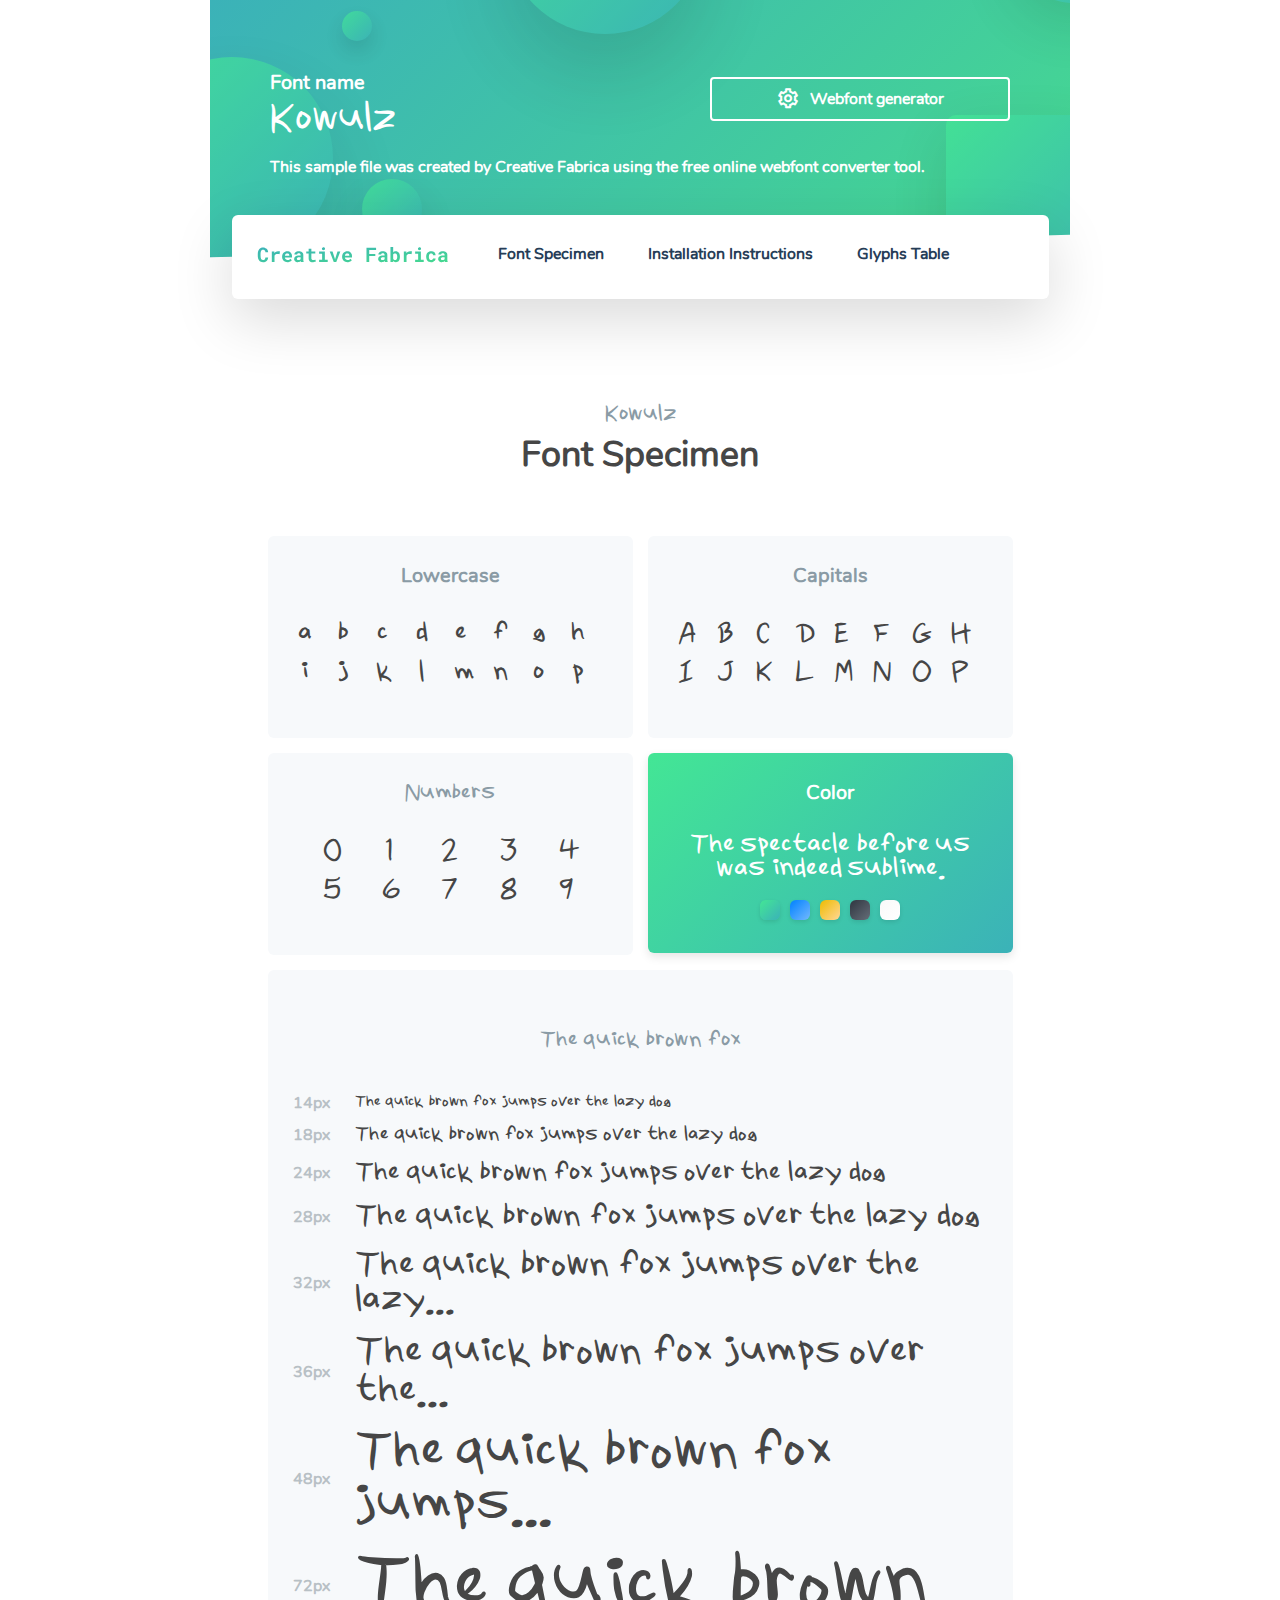
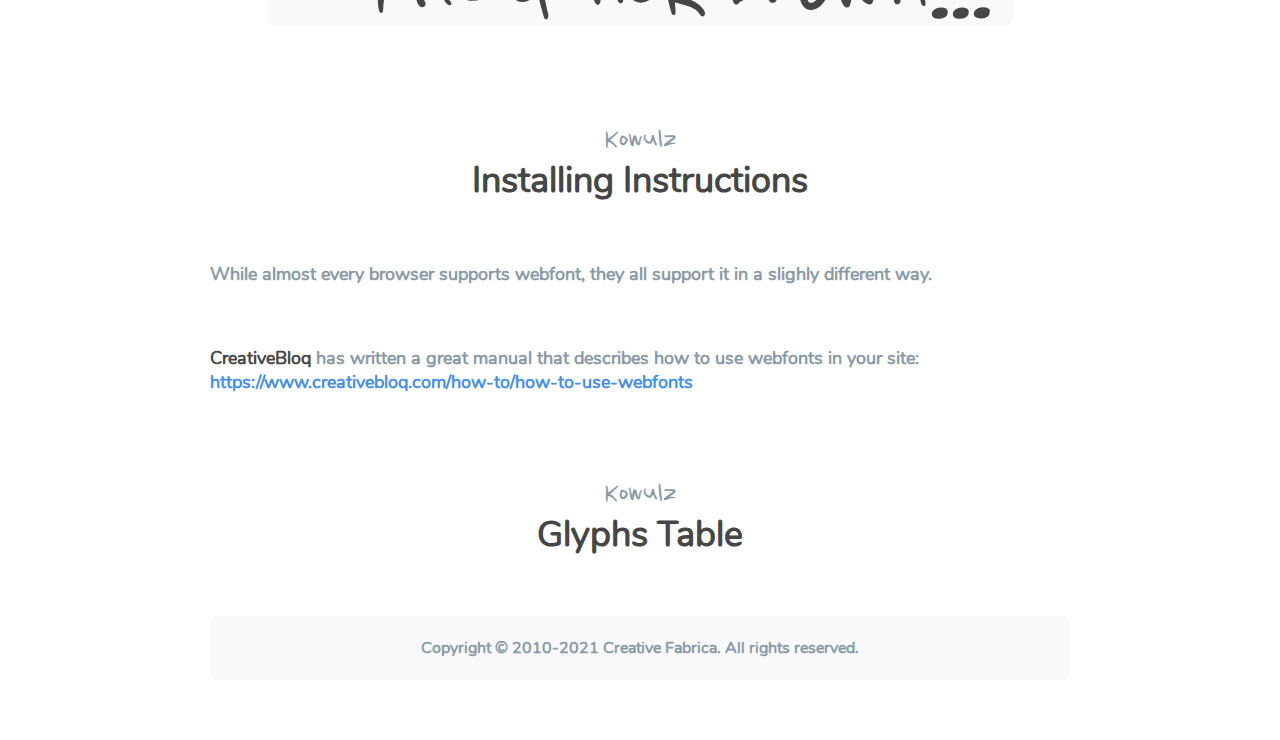
<file: boxicons/index.html>
<!DOCTYPE html>
<html lang="en">
<head>
    <meta charset="UTF-8">
    <meta http-equiv="X-UA-Compatible" content="ie=edge">
    <meta name="viewport" content="width=device-width">
    <title>Webfont Specimen Kowulz by Creative Fabrica</title>
    <link rel="stylesheet" href="Kowulz.css">
    <link rel="stylesheet" href="./specimen_files/css/boxicons.min.css">
    <link rel="stylesheet" href="./specimen_files/css/style.css">
    <link rel="icon" href="./specimen_files/images/favicon.png">
    <style>
        body {
            font-family: 'Kowulz';
            font-weight: Regular;
        }
    </style>
</head>
<body>
    <div class="cover-section c-section">
		<div class="cover-section_cta">
			<div class="c-row">
				<div class="c-row_column">
					<h1 class="cover-section_headline">
						<span class="cover-section_headline--smaller keep-page-font">Font name</span> <br>
						Kowulz
					</h1>
				</div>
				<div class="c-row_column c-row_column--align-right center-vertical c-row_column--no-margin-right ">
					<a class="l-button l-button--outlined btn-animated-top-bottom" href="https://www.creativefabrica.com/webfont-generator/" target="_blank">
						<div class="l-button_icon">
							<i class="icon-animated-top-bottom bx bx-cog"></i>
						</div>
						<div class="l-button_text keep-page-font">Webfont generator</div>
					</a>
				</div>
			</div>
			<p class="cover-section_description keep-page-font">
				This sample file was created by Creative Fabrica using the free online webfont converter tool.
			</p>
		</div>
		<div class="l-parallax">
            <img style="top: 35%; left: -18%;" class="l-parallax_item" data-parallax-translate="100" src="./specimen_files/images/Circle_5.svg" alt="">
			<img style="top: 55%; left: 13%;" class="l-parallax_item" data-parallax-translate="200" src="./specimen_files/images/Circle_3.svg" alt="">
			<img style="top: 75%; left: 13%;" class="l-parallax_item" data-parallax-translate="50" src="./specimen_files/images/Circle_2.svg" alt="">
			<img style="top: -71%; left: 25%;" class="l-parallax_item" data-parallax-translate="30" src="./specimen_files/images/Circle_1.svg" alt="">
			<img style="top: 70%; right: -10%;" class="l-parallax_item" data-parallax-translate="150" src="./specimen_files/images/Rectangle_2.svg" alt="">
			<img style="top: -15%; right: -15%;" class="l-parallax_item" data-parallax-translate="180" src="./specimen_files/images/Circle_4.svg" alt="">
		</div>
	</div>

	<!-- Navigation -->
	<div class="top-navigation-section c-section">
		<div class="top-navigation">
			<div class="nav-component left-side">
				<div class="logo-and-menu-btn">
					<div class="logo-box">
						<img src="./specimen_files/images/Logo.svg">
					</div>
					<button id="btn-trigger-top-nav" class="btn-menu-trigger">
						<span class="bx bx-menu"></span>
					</button>
				</div>
			</div>
			<div id="top-nav-responsive-menu" class="responsive-menu" top-nav-responsive-active="false">
				<div class="nav-component">
					<ul class="menu-list">
                        <li><a class="keep-page-font" href="#" onclick="scrollToSection('font-specimen_section', event)">Font Specimen</a></li>
						<li><a class="keep-page-font" href="#" onclick="scrollToSection('installing-section', event)">Installation Instructions</a></li>
						<li><a class="keep-page-font" href="#" onclick="scrollToSection('glyph-section', event)">Glyphs Table</a></li>
					</ul>
				</div>
			</div>
		</div>
	</div>

	<div class="font-specimen_section c-section">
		<h3 class="c-section_subtitle">Kowulz</h3>
		<h2 class="c-section_headline keep-page-font">Font Specimen</h2>
		<div class="fs-section_boxes">
			<div class="c-row--inline">
				<div class="c-row_column">
					<div class="fs-section_box">
						<p class="fs-section_box-title keep-page-font">Lowercase</p>
						<div class="fs-section-chars-box fs-section-char-box--lowercase">
							<div class="fs-section-char-box">
								<p class="fs-section-char">a</p>
							</div>
							<div class="fs-section-char-box">
								<p class="fs-section-char">b</p>
							</div>
							<div class="fs-section-char-box">
								<p class="fs-section-char">c</p>
							</div>
							<div class="fs-section-char-box">
								<p class="fs-section-char">d</p>
							</div>
							<div class="fs-section-char-box">
								<p class="fs-section-char">e</p>
							</div>
							<div class="fs-section-char-box">
								<p class="fs-section-char">f</p>
							</div>
							<div class="fs-section-char-box">
								<p class="fs-section-char">g</p>
							</div>
							<div class="fs-section-char-box fs-section-char-box--no-margin">
								<p class="fs-section-char">h</p>
							</div>
							<div class="fs-section-char-box">
								<p class="fs-section-char">i</p>
							</div>
							<div class="fs-section-char-box">
								<p class="fs-section-char">j</p>
							</div>
							<div class="fs-section-char-box">
								<p class="fs-section-char">k</p>
							</div>
							<div class="fs-section-char-box">
								<p class="fs-section-char">l</p>
							</div>
							<div class="fs-section-char-box">
								<p class="fs-section-char">m</p>
							</div>
							<div class="fs-section-char-box">
								<p class="fs-section-char">n</p>
							</div>
							<div class="fs-section-char-box">
								<p class="fs-section-char">o</p>
							</div>
							<div class="fs-section-char-box fs-section-char-box--no-margin">
								<p class="fs-section-char">p</p>
							</div>

							<!-- Clear float -->
							<div class="clear-fix"></div>

						</div>
					</div>
				</div>
				<div class="c-row_column c-row_column--no-margin-right">
					<div class="fs-section_box">
						<p class="fs-section_box-title keep-page-font">Capitals</p>
						<div class="fs-section-chars-box fs-section-char-box--uppercase">
							<div class="fs-section-char-box">
								<p class="fs-section-char">a</p>
							</div>
							<div class="fs-section-char-box">
								<p class="fs-section-char">b</p>
							</div>
							<div class="fs-section-char-box">
								<p class="fs-section-char">c</p>
							</div>
							<div class="fs-section-char-box">
								<p class="fs-section-char">d</p>
							</div>
							<div class="fs-section-char-box">
								<p class="fs-section-char">e</p>
							</div>
							<div class="fs-section-char-box">
								<p class="fs-section-char">f</p>
							</div>
							<div class="fs-section-char-box">
								<p class="fs-section-char">g</p>
							</div>
							<div class="fs-section-char-box fs-section-char-box--no-margin">
								<p class="fs-section-char">h</p>
							</div>
							<div class="fs-section-char-box">
								<p class="fs-section-char">i</p>
							</div>
							<div class="fs-section-char-box">
								<p class="fs-section-char">j</p>
							</div>
							<div class="fs-section-char-box">
								<p class="fs-section-char">k</p>
							</div>
							<div class="fs-section-char-box">
								<p class="fs-section-char">l</p>
							</div>
							<div class="fs-section-char-box">
								<p class="fs-section-char">m</p>
							</div>
							<div class="fs-section-char-box">
								<p class="fs-section-char">n</p>
							</div>
							<div class="fs-section-char-box">
								<p class="fs-section-char">o</p>
							</div>
							<div class="fs-section-char-box fs-section-char-box--no-margin">
								<p class="fs-section-char">p</p>
							</div>

							<!-- Clear float -->
							<div class="clear-fix"></div>

						</div>
					</div>
				</div>
			</div>
			<div class="c-row--inline">
				<div class="c-row_column">
					<div class="fs-section_box">
						<p class="fs-section_box-title">Numbers</p>
						<div class="fs-section-chars-box fs-section-char--numbers">
							<div class="fs-section-char-box fs-section-char-box--number">
								<p class="fs-section-char">0</p>
							</div>
							<div class="fs-section-char-box fs-section-char-box--number">
								<p class="fs-section-char">1</p>
							</div>
							<div class="fs-section-char-box fs-section-char-box--number">
								<p class="fs-section-char">2</p>
							</div>
							<div class="fs-section-char-box fs-section-char-box--number">
								<p class="fs-section-char">3</p>
							</div>
							<div class="fs-section-char-box fs-section-char-box--number fs-section-char-box--no-margin">
								<p class="fs-section-char">4</p>
							</div>
							<div class="fs-section-char-box fs-section-char-box--number">
								<p class="fs-section-char">5</p>
							</div>
							<div class="fs-section-char-box fs-section-char-box--number">
								<p class="fs-section-char">6</p>
							</div>
							<div class="fs-section-char-box fs-section-char-box--number">
								<p class="fs-section-char">7</p>
							</div>
							<div class="fs-section-char-box fs-section-char-box--number">
								<p class="fs-section-char">8</p>
							</div>
							<div class="fs-section-char-box fs-section-char-box--number fs-section-char-box--no-margin">
								<p class="fs-section-char">9</p>
							</div>

							<!-- Clear float -->
							<div class="clear-fix"></div>

						</div>
					</div>
				</div>
				<div class="c-row_column c-row_column--no-margin-right">
					<div class="fs-section_switch-color-box fs-section_box fs-section_box--color-box">
						<p class="fs-section_box-title color-white fs-switch-box_font-color keep-page-font">Color</p>
						<p class="fs-section_subtext color-white fs-switch-box_font-color">
							The spectacle before us <br class="break-line">was indeed sublime.
						</p>
						<div class="fs-section_color-buttons">
							<button class="fs-section_color_button fs-section_color_button--green"
							        data-color-one="#43E695" data-color-two="#3BB2B8" data-font-color="#ffffff"></button>

							<button class="fs-section_color_button fs-section_color_button--blue"
									data-color-one="#72B8FE" data-color-two="#0081FF" data-font-color="#ffffff"></button>

							<button class="fs-section_color_button fs-section_color_button--yellow"
									data-color-one="#EEBB00" data-color-two="#FFD796" data-font-color="#ffffff"></button>

							<button class="fs-section_color_button fs-section_color_button--black"
									data-color-one="#656D78" data-color-two="#2F3640" data-font-color="#ffffff"></button>

							<button class="fs-section_color_button fs-section_color_button--white"
									data-color-one="#FFFFFF" data-color-two="#F9F9F9" data-font-color="#4d545f"></button>
						</div>
					</div>
				</div>
			</div>
		</div>
	</div>

	<div class="size-example-section c-section">
		<h3 class="c-section_subtitle">The quick brown fox</h3>
		<div class="size-example-section_scroll-content">
			<ul class="size-example-section_list">
				<li class="size-example-section_item">
					<span class="size-example-section_example-size keep-page-font">14px</span>
					<p class="size-example-section_preview size-example--14">
						The quick brown fox jumps over the lazy dog
					</p>
				</li>
				<li class="size-example-section_item">
					<span class="size-example-section_example-size keep-page-font">18px</span>
					<p class="size-example-section_preview size-example size-example--18">
						The quick brown fox jumps over the lazy dog
					</p>
				</li>
				<li class="size-example-section_item">
					<span class="size-example-section_example-size keep-page-font">24px</span>
					<p class="size-example-section_preview size-example size-example--24">
						The quick brown fox jumps over the lazy dog
					</p>
				</li>
				<li class="size-example-section_item">
					<span class="size-example-section_example-size keep-page-font">28px</span>
					<p class="size-example-section_preview size-example size-example--28">
						The quick brown fox jumps over the lazy dog
					</p>
				</li>
				<li class="size-example-section_item">
					<span class="size-example-section_example-size keep-page-font">32px</span>
					<p class="size-example-section_preview size-example size-example--32">
						The quick brown fox jumps over the lazy...
					</p>
				</li>
				<li class="size-example-section_item">
					<span class="size-example-section_example-size keep-page-font">36px</span>
					<p class="size-example-section_preview size-example size-example--36">
						The quick brown fox jumps over the...
					</p>
				</li>
				<li class="size-example-section_item">
					<span class="size-example-section_example-size keep-page-font">48px</span>
					<p class="size-example-section_preview size-example size-example--48">
						The quick brown fox jumps...
					</p>
				</li>
				<li class="size-example-section_item">
					<span class="size-example-section_example-size keep-page-font">72px</span>
					<p class="size-example-section_preview size-example size-example--72">
						The quick brown...
					</p>
				</li>
			</ul>
		</div>

	</div>

    <div class="installing-section c-section">
		<h3 class="c-section_subtitle">Kowulz</h3>
		<h2 class="c-section_headline keep-page-font">Installing Instructions</h2>
		<p class="installing-section_top-paragraph c-section_paragraph c-section_paragraph--light keep-page-font">
			While almost every browser supports webfont, they all support it in a slighly different way.
		</p>
		<p class="installing-section_top-paragraph c-section_paragraph c-section_paragraph--light keep-page-font">
			<span class="installing-section_dark-span keep-page-font">CreativeBloq</span>
			has written a great manual that describes how to use webfonts in your site:
			<a class="installing-section_link keep-page-font" href="https://www.creativebloq.com/how-to/how-to-use-webfonts" target="_blank">
				https://www.creativebloq.com/how-to/how-to-use-webfonts
			</a>
		</p>
	</div>

	<div class="glyph-section c-section">
		<h3 class="c-section_subtitle">Kowulz</h3>
		<h2 class="c-section_headline keep-page-font">Glyphs Table</h2>
		<div class="glyph-section_table">
            
			<!-- Clear float -->
			<div class="clear-fix"></div>

		</div>
	</div>

	<div class="footer-section c-section">
		<p class="keep-page-font">Copyright &copy; 2010-2021 Creative Fabrica. All rights reserved.</p>
	</div>

	<script type="text/javascript" src="./specimen_files/javascript/parallax.js"></script>
	<script type="text/javascript" src="./specimen_files/javascript/responsive-menu.js"></script>
	<script type="text/javascript" src="./specimen_files/javascript/scroll-animation.js"></script>
	<script type="text/javascript" src="./specimen_files/javascript/color-switcher.js"></script>
</body>
</html>
</file>
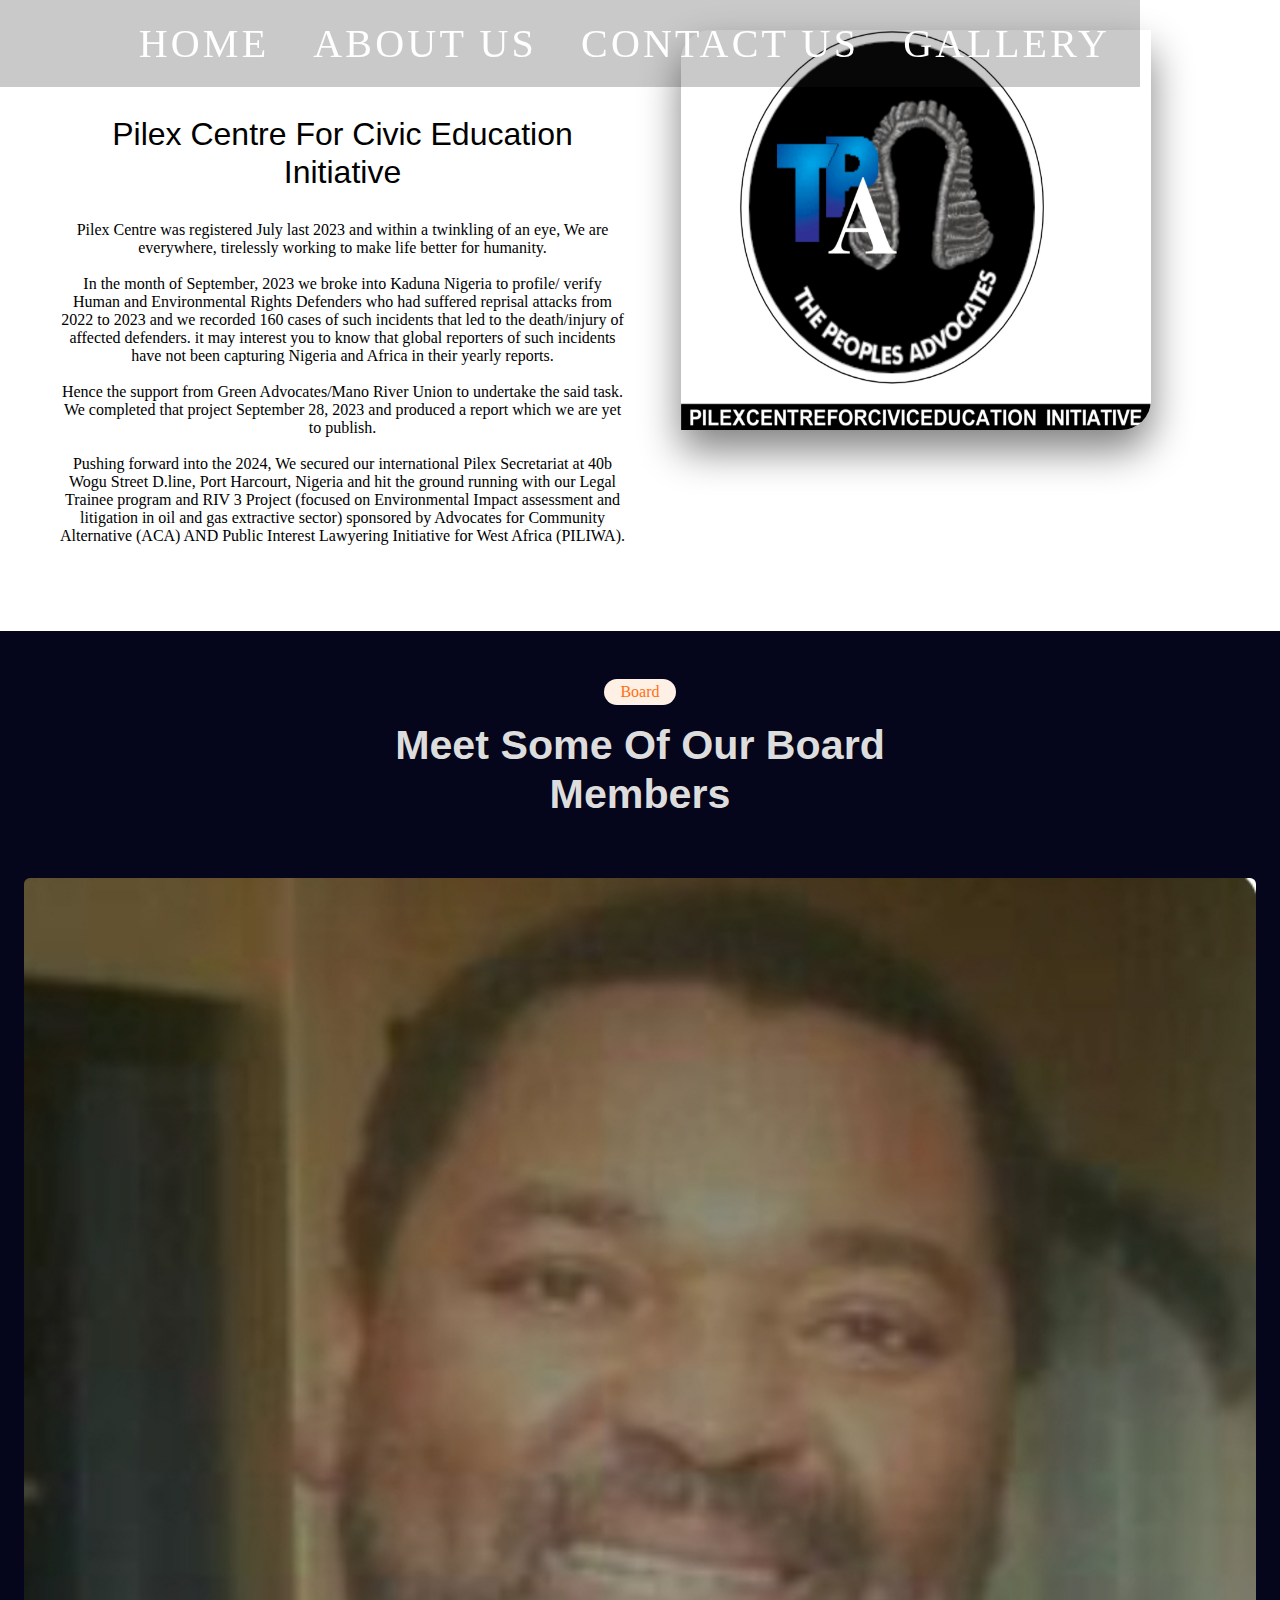
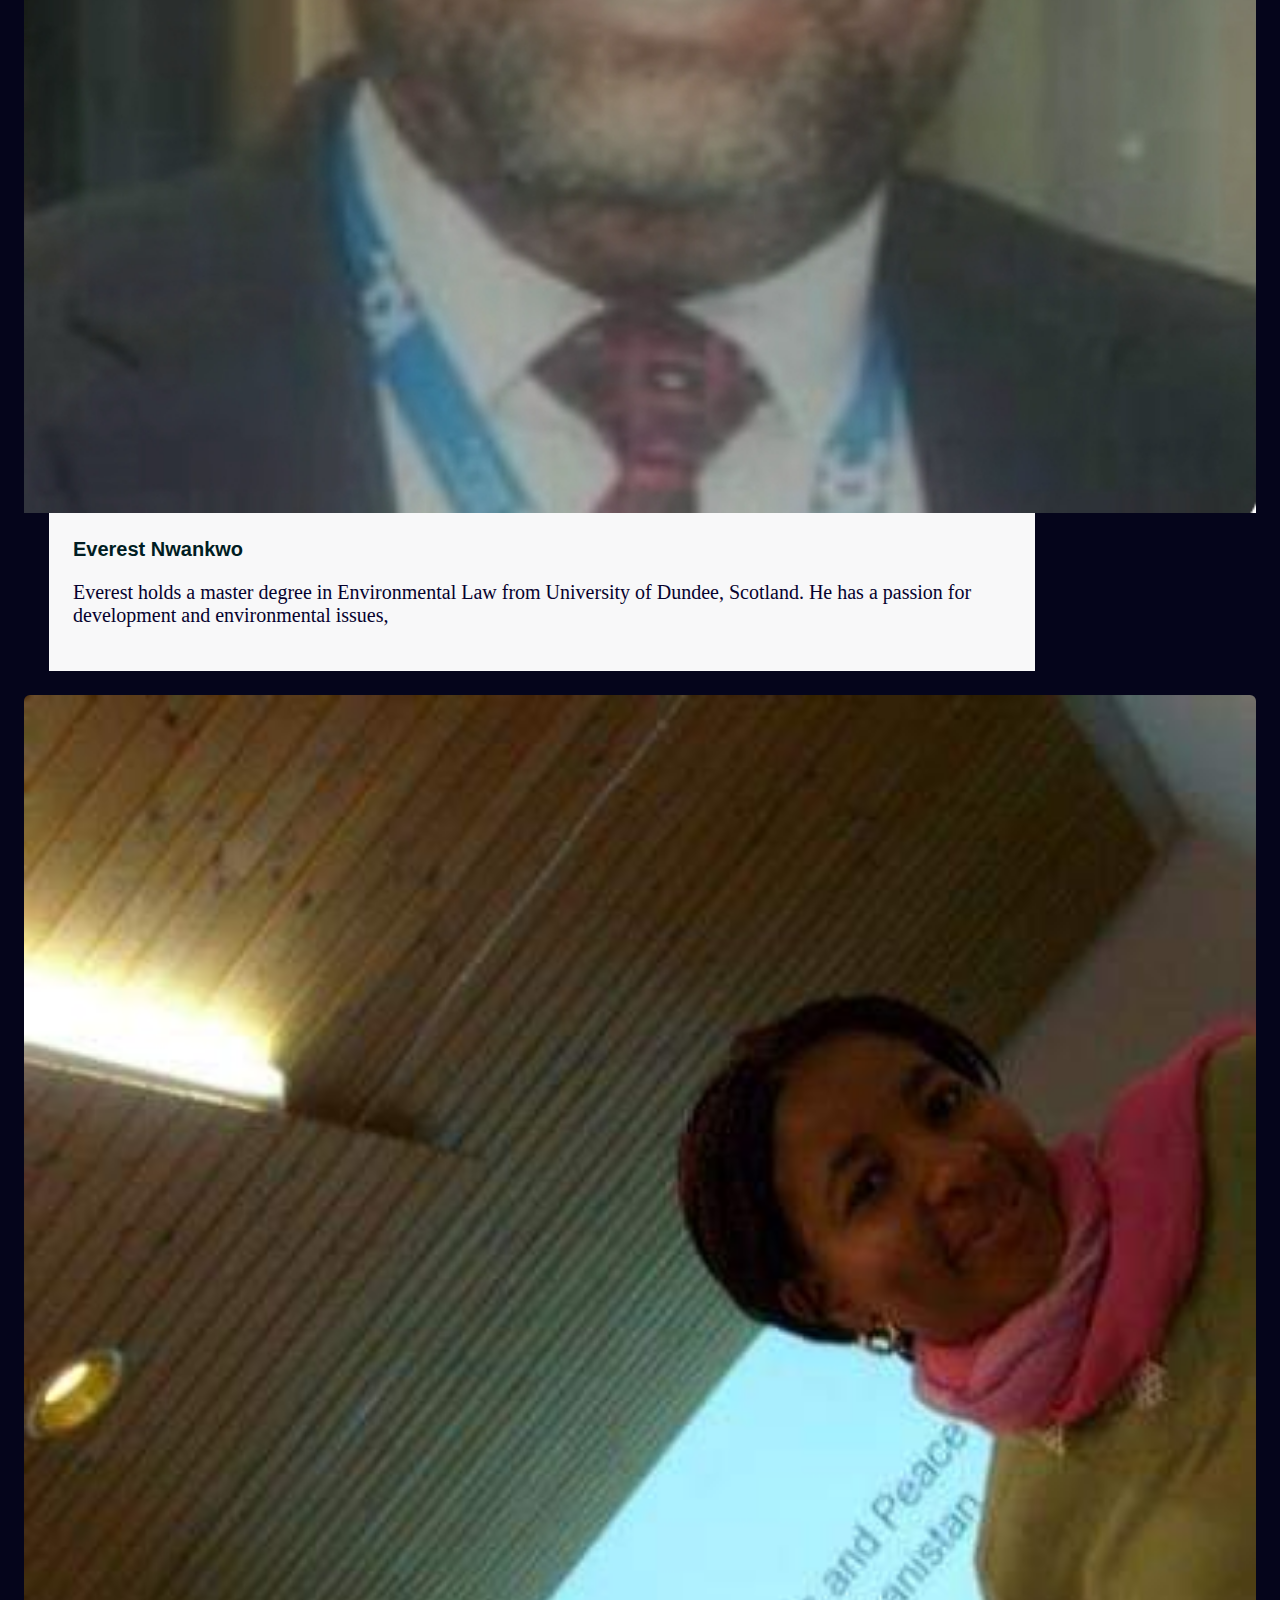
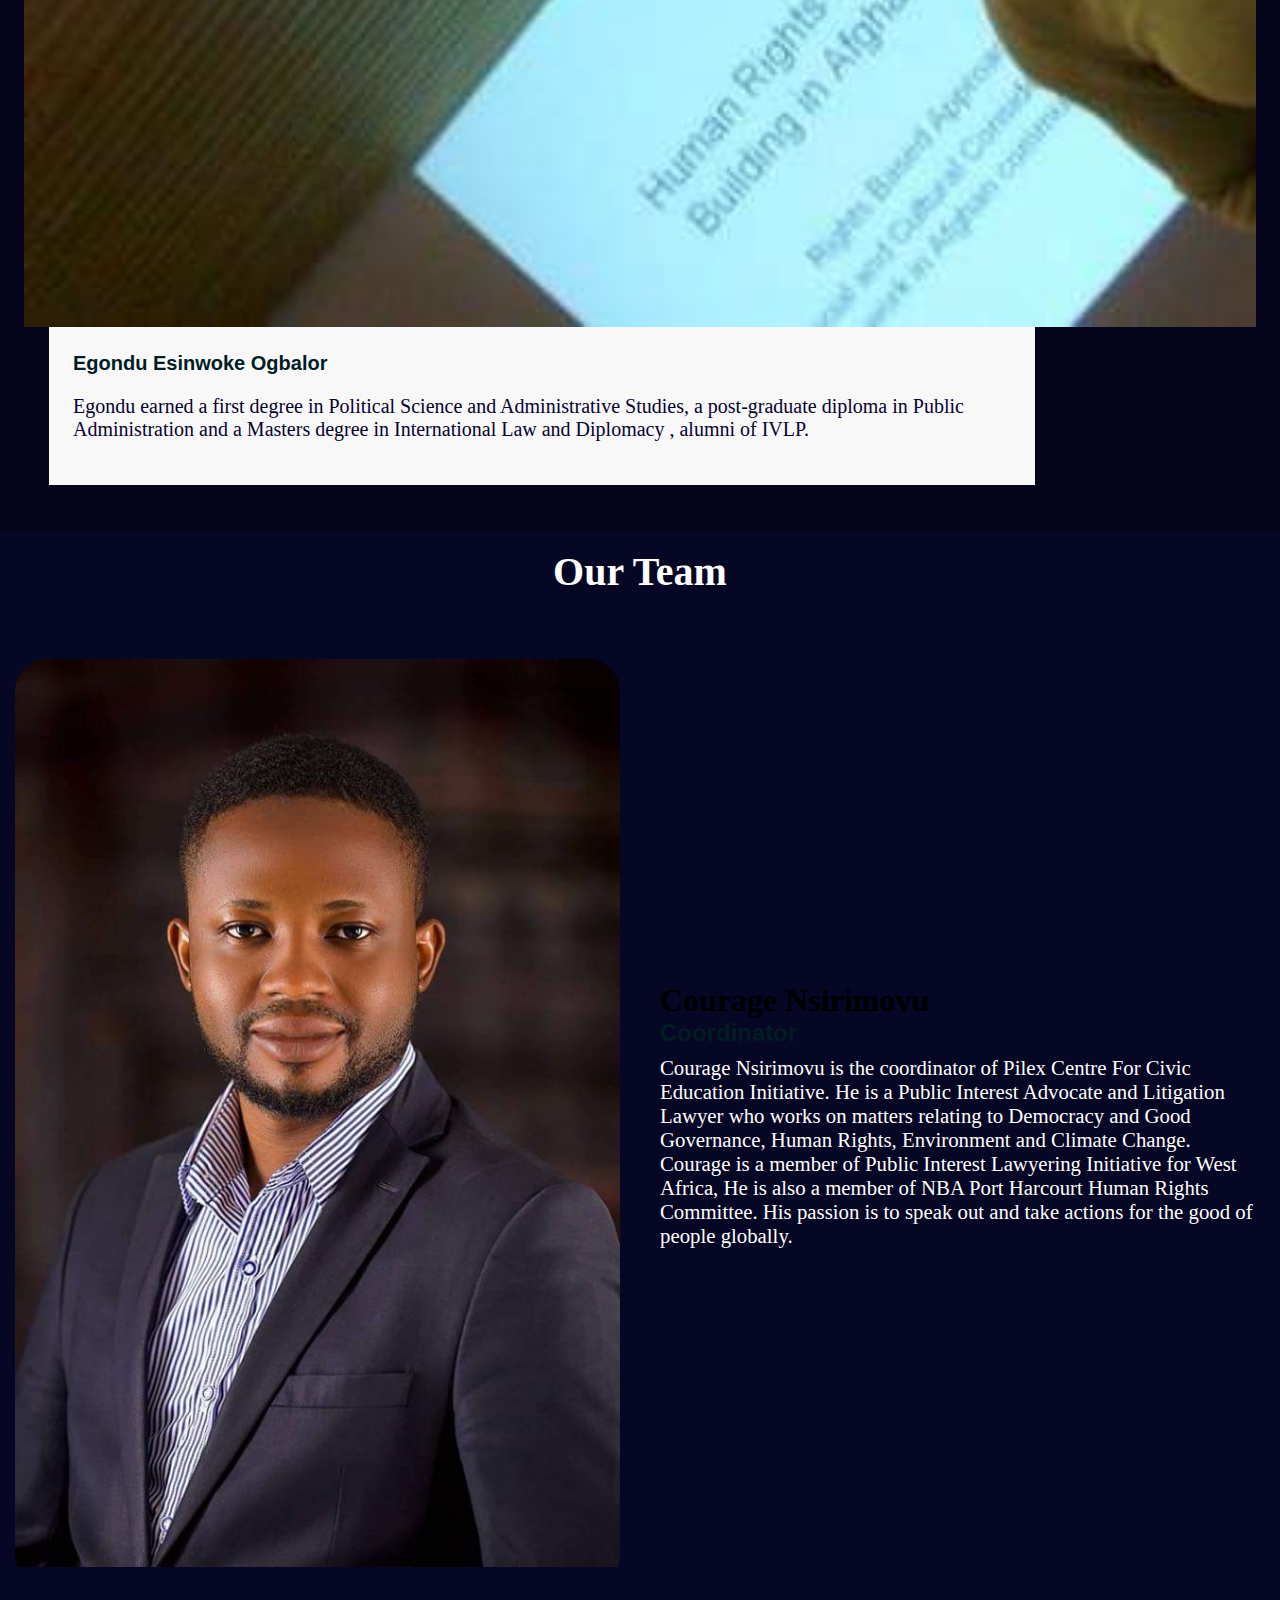
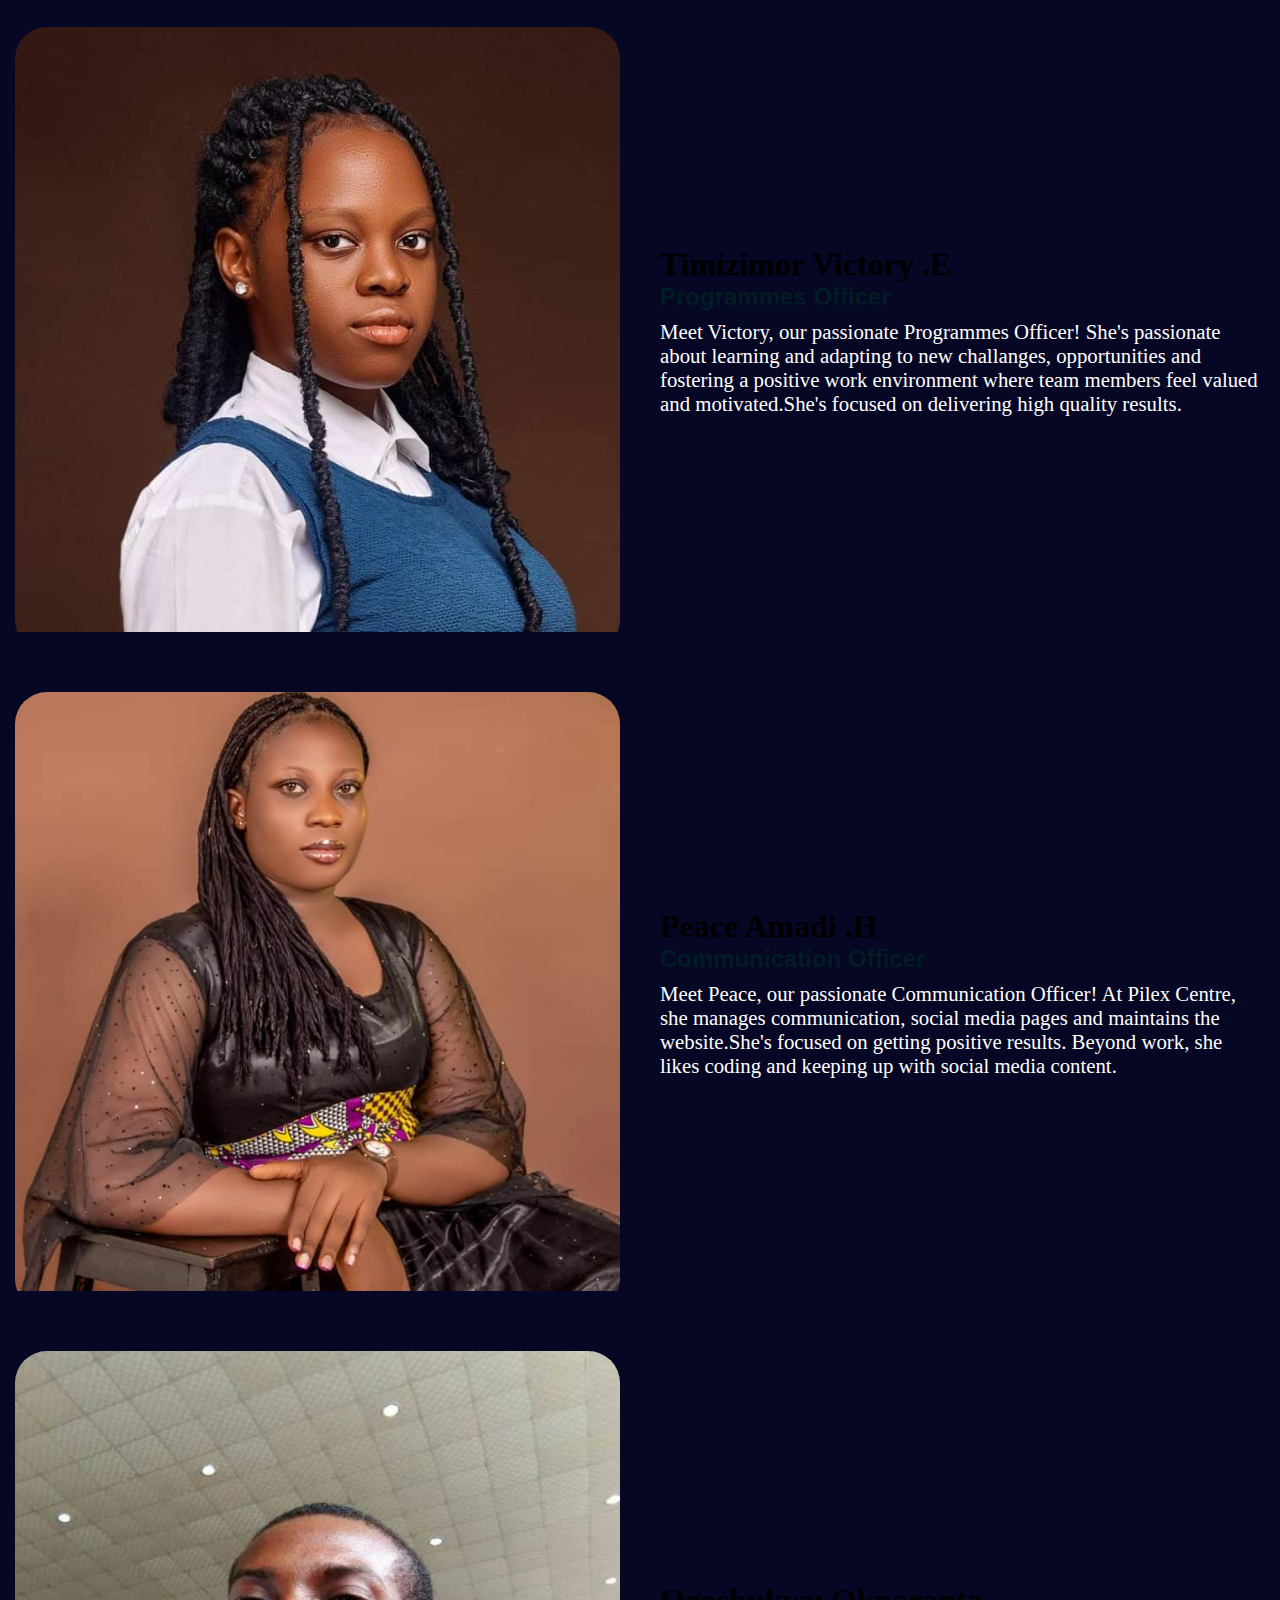
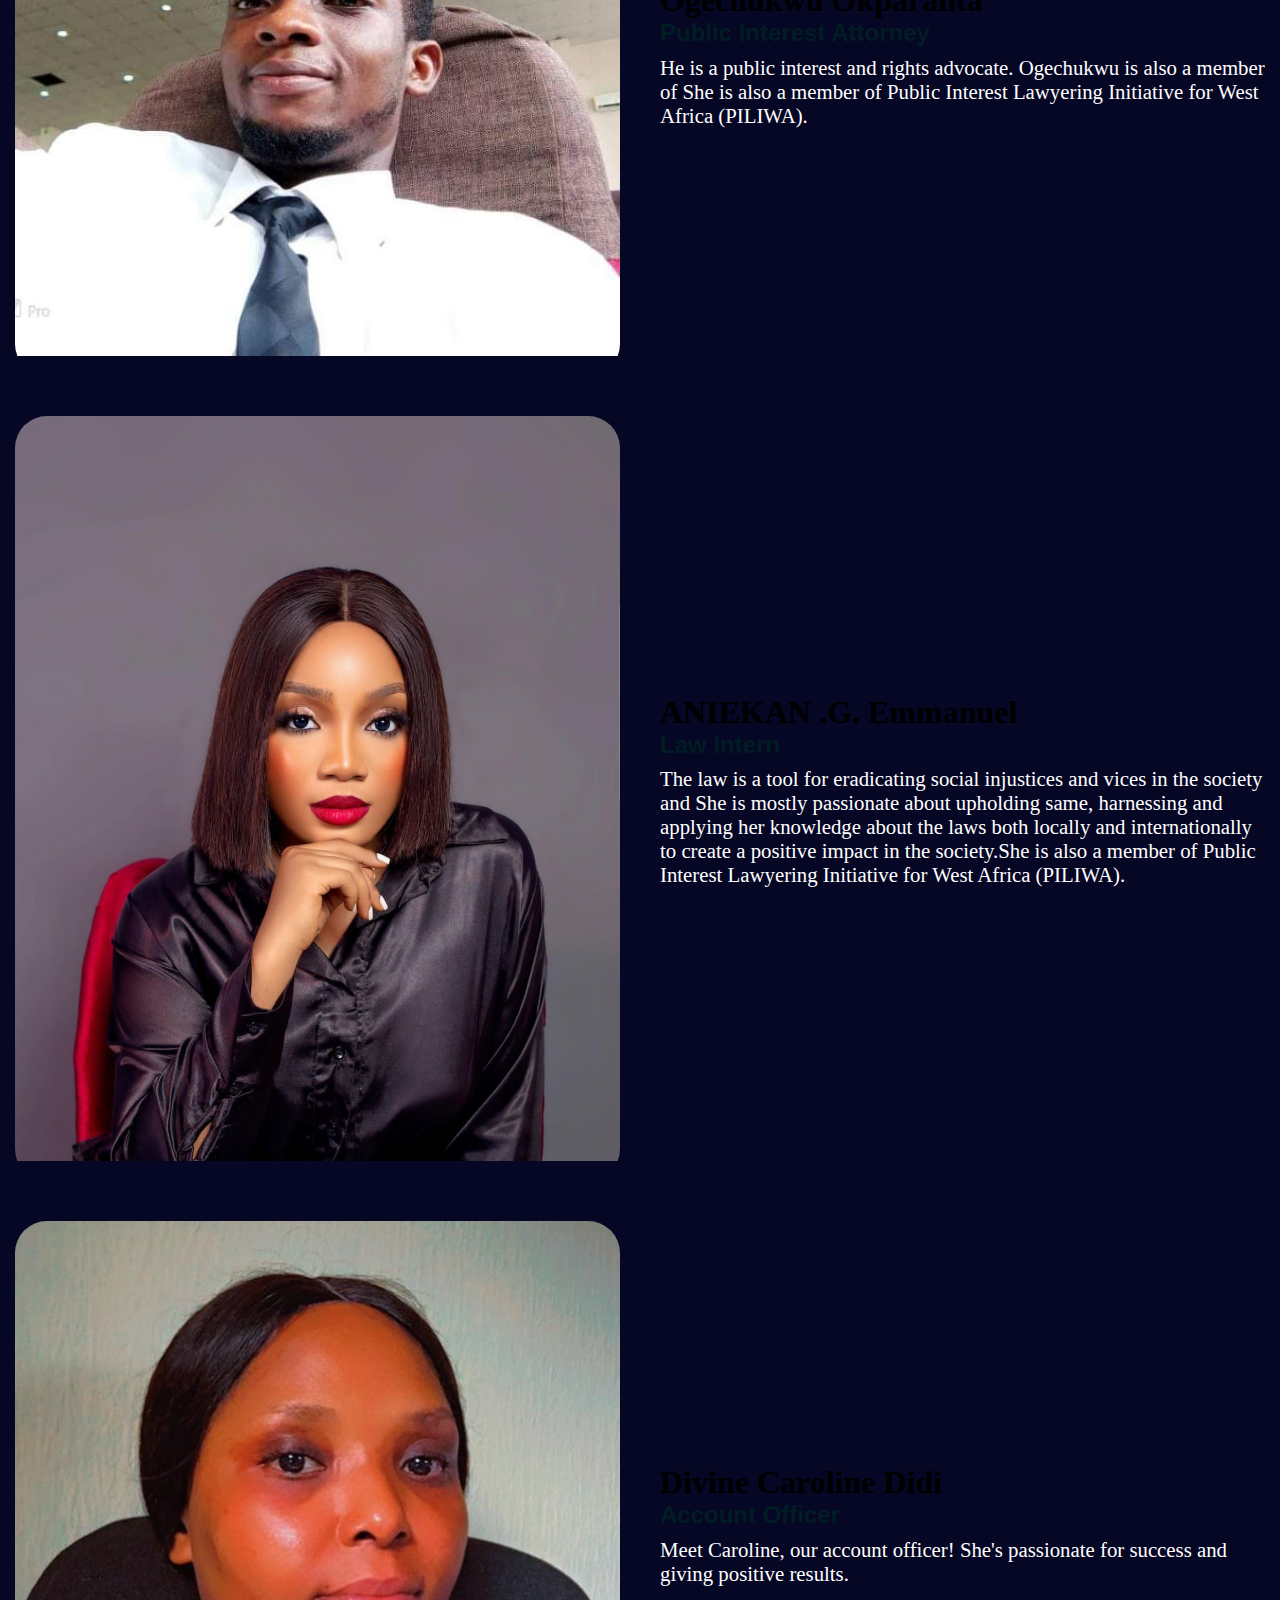
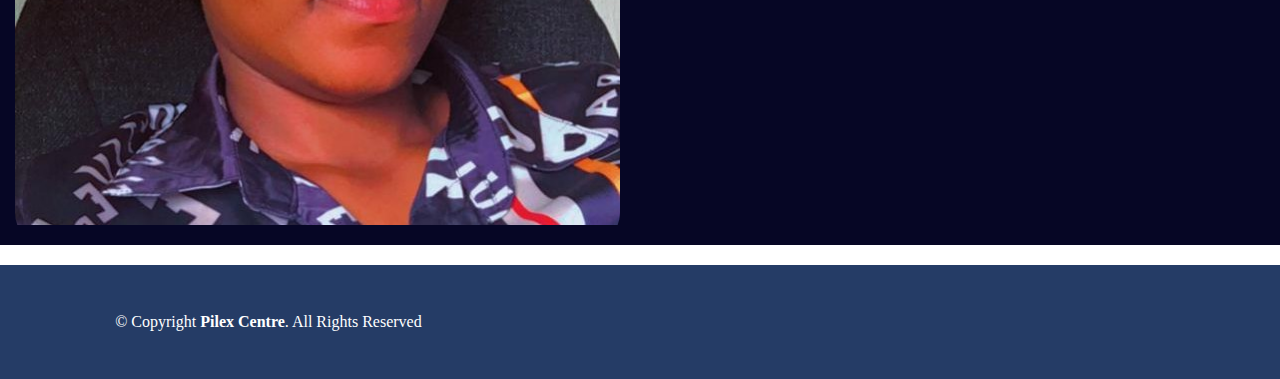
<file: Aboutus.html>
<!DOCTYPE html>
<html lang="en">
<head>
    <meta charset="UTF-8">
    <meta http-equiv="X-UA-Compatible" content="IE=edge">
    <meta name="viewport" content="width=device-width, initial-scale=1.0">
    <title>About Us</title>
    <link rel="stylesheet" href="Aboutus.css">
    <link rel="stylesheet" href="https://cdnjs.cloudflare.com/ajax/libs/font-awesome/6.5.2/css/all.min.css" integrity="sha512-SnH5WK+bZxgPHs44uWIX+LLJAJ9/2PkPKZ5QiAj6Ta86w+fsb2TkcmfRyVX3pBnMFcV7oQPJkl9QevSCWr3W6A==" crossorigin="anonymous" referrerpolicy="no-referrer" />
</head>
<body>
    
    <section id="header">
        <div class="header container">
            <div class="nav-bar">
               <div class="brand">
          <!-- <a href="#"><img src="img/logo.jpg" alt="...."></a> -->
        </div>
        <div class="nav-list">
           <div class="hamburger"><div class="bar"></div></div>
               <ul>
                  <li><a href="index.html" data-after="Home">Home</a></li>
                  <li><a href="Aboutus.html" data-after="About">About Us</a></li>
                  <li><a href="contactus.html" data-after="Contact">Contact Us</a></li>
                  <li><a href="cases.html" data-after="Cases">Gallery</a></li>
                </ul>
            </div>
         </div>
        </div>
  </section>
            
        
    <!-- End-header-------/ -->
    <!-- start of row container -->
    <div class="row" style="margin-bottom: 40px;">
        <!-- content area start= -->
        <div class="col-sm-6 content-area" style>
            <!-- website and about us design start -->
            <div class="website-design" style="padding:30px;width:100%;">
                <div style="width:100%;padding:5px;text-align: center;">
                    <h2>Pilex Centre For Civic Education Initiative</h2>
                </div>
                <p>
                Pilex Centre was registered July last 2023 and within a twinkling of an eye,
                We are everywhere, tirelessly working to make life better for humanity.
                
                <br>
                <br>
                In the month of September, 2023 we broke into Kaduna Nigeria to profile/ 
                verify Human and Environmental Rights Defenders who had suffered reprisal
                attacks from 2022 to 2023 and we recorded 160 cases of such incidents that 
                led to the death/injury of affected defenders. it may interest you to know that 
                global reporters of such incidents have not been capturing Nigeria and Africa in 
                their yearly reports.
                <br>
                <br>
                Hence the  support from Green Advocates/Mano River Union to undertake
                the said task. We completed that project September 28, 2023 and produced a report 
                which we are yet to publish.
                <br>
                <br>
                Pushing forward into the 2024, We secured our international Pilex Secretariat 
                at 40b Wogu Street D.line, Port Harcourt, Nigeria and hit the ground running 
                with our Legal Trainee program and RIV 3 Project
                (focused on Environmental Impact assessment and litigation in oil and gas extractive 
                sector) sponsored by Advocates for Community Alternative (ACA) AND 
                Public Interest Lawyering Initiative for West Africa (PILIWA).
                </p>
            </div>
              <!--  END website and about us design start -->
        </div>
        <!-- END CONTENT AREA---- -->
        <!-- LOGO AREA START--- -->
        <div class="col-sm-6logo-area" style>
            <img src="img/logo2.jpg" class="logo-img sticky-top">
        </div>
        <!-- Logo area End--- -->
    
    </div>
    <!-- End of row container -->


    <!-- BOARD OD DIRECTORS ------  -->
    <div class="container-xxl py-5">
        <div class="board">
            <div class="text-center1 mx-auto mb-5 wow fadeInUp" data-wow-delay="0.1s" style="max-width: 500px;">
                <div class="d-inline-block rounded-pill bg-secondary text-primary py-1 px-3 mb-3">Board</div>
                <h1 class="display-6 mb-5">Meet Some Of Our Board Members</h1>
            </div>
            <div class="row1 g-4">
                <div class="col-lg-3 col-md-6 wow fadeInUp" data-wow-delay="0.1s">
                    <div class="team-item position-relative rounded overflow-hidden">
                        <div class="overflow-hidden">
                            <img class="img-fluid" src="img/BOARD2.jpg" alt="">
                        </div>
                        <div class="team-text bg-light text-center p-4">
                            <h5>Everest Nwankwo</h5>
                            <p class="text-primary1">
                                Everest holds a master degree in Environmental Law from University of 
                                Dundee, Scotland.
                                He has a passion for development and environmental issues,
                            </p>
                        </div>
                    </div>
                </div>
                    <div class="col-lg-3 col-md-6 wow fadeInUp" data-wow-delay="0.1s">
                       <div class="team-item position-relative rounded overflow-hidden">
                        <div class="overflow-hidden">
                            <img class="img-fluid" src="img/BOARD1.jpg" alt="">
                        </div>
                        <div class="team-text bg-light text-center p-4">
                            <h5>Egondu Esinwoke Ogbalor</h5>
                            <p class="text-primary1">
                                Egondu earned a first degree in Political Science and 
                                Administrative Studies, a post-graduate diploma in 
                                Public Administration and a Masters degree in International 
                                Law and Diplomacy , alumni of IVLP.
                            </p>
                        </div>
                       </div>
                    </div>
            
                
                
            </div>

        </div>
    </div>

    <!-- END OF BOARD OF DIRECTORS ------  -->

    <!-- our team section -->
    <section class="portfolio " id="portfolio">
        <h2 class="heading">Our <span>Team</span></h2>
        <div class="portfolio-container">
            <div class="portfolio-box">
                <img src="./img/coordinator.jpg" alt="">
                <!-- <div class="portfolio-layer">
                    <h4>Courage Nsirimovu</h4>
                    <h5>Coordinator</h5>
                    <p>
                        Courage Nsirimovu is the coordinator of Pilex Centre For Civic Education Initiative.
                        He is a Public Interest Advocate and Litigation Lawyer who works on matters relating
                        to Democracy and Good Governance, Human Rights, Environment and Climate Change.
                        Courage is a member of Public Interest Lawyering Initiative for West Africa,
                        He is also a member of NBA Port Harcourt Human Rights Committee.
                        His passion is to speak out and take actions for the good of people globally.
                    </p>
                </div> -->
            </div>
             <div class="portfolio-layer">
                    <h4>Courage Nsirimovu</h4>
                    <h5>Coordinator</h5>
                    <p>
                        Courage Nsirimovu is the coordinator of Pilex Centre For Civic Education Initiative.
                        He is a Public Interest Advocate and Litigation Lawyer who works on matters relating
                        to Democracy and Good Governance, Human Rights, Environment and Climate Change.
                        Courage is a member of Public Interest Lawyering Initiative for West Africa,
                        He is also a member of NBA Port Harcourt Human Rights Committee.
                        His passion is to speak out and take actions for the good of people globally.
                    </p>
                </div>
            <div class="portfolio-box">
                <img src="./img/projectmanger.jpg" alt="">
                <!-- <div class="portfolio-layer">
                    <h4>Timizimor Victory .E</h4>
                    <h5>Programmes Officer</h5>
                    <p>
                        Meet Victory, our passionate Programmes Officer!
                        She's passionate about learning and adapting to new challanges, 
                        opportunities and fostering a positive work environment where
                        team members feel valued and motivated.She's focused on delivering high
                        quality results.
                    </p>
                </div> -->
            </div>
            <div class="portfolio-layer">
                <h4>Timizimor Victory .E</h4>
                <h5>Programmes Officer</h5>
                <p>
                    Meet Victory, our passionate Programmes Officer!
                    She's passionate about learning and adapting to new challanges, 
                    opportunities and fostering a positive work environment where
                    team members feel valued and motivated.She's focused on delivering high
                    quality results.
                </p>
            </div>
            <div class="portfolio-box">
                <img src="./img/communication.jpg" alt="">
                <!-- <div class="portfolio-layer">
                    <h4>Peace Amadi .H</h4>
                    <h5>Communication Officer</h5>
                    <p>
                        Meet Peace, our passionate Communication Officer!
                        At Pilex Centre, she manages communication, social media pages 
                        and maintains the website.She's focused on getting positive results.
                        Beyond work, she likes coding and keeping up 
                        with social media content.
                    </p>
                </div> -->
            </div>
            <div class="portfolio-layer">
                <h4>Peace Amadi .H</h4>
                <h5>Communication Officer</h5>
                <p>
                    Meet Peace, our passionate Communication Officer!
                    At Pilex Centre, she manages communication, social media pages 
                    and maintains the website.She's focused on getting positive results.
                    Beyond work, she likes coding and keeping up 
                    with social media content.
                </p>
            </div>
            <div class="portfolio-box">
                <img src="./img/oge.jpg" alt="">
                <!-- <div class="portfolio-layer">
                    <h4>Ogechukwu Okparanta</h4>
                    <h5>Public Interest Attorney</h5>
                    <p>
                        He is a public interest and rights advocate.
                        Ogechukwu is also a member of She is also a member of Public Interest Lawyering Initiative for West 
                        Africa (PILIWA).
                    </p>
                </div> -->
            </div>
            <div class="portfolio-layer">
                <h4>Ogechukwu Okparanta</h4>
                <h5>Public Interest Attorney</h5>
                <p>
                    He is a public interest and rights advocate.
                    Ogechukwu is also a member of She is also a member of Public Interest Lawyering Initiative for West 
                    Africa (PILIWA).
                </p>
            </div>
            <div class="portfolio-box">
                <img src="./img/gabby.jpg" alt="">
                <!-- <div class="portfolio-layer">
                    <h4>ANIEKAN .G. Emmanuel</h4>
                    <h5>Law Intern</h5>
                    <p>
                        The law is a tool for eradicating social injustices and vices in the society and 
                        She is mostly passionate about upholding same, harnessing and applying her knowledge 
                        about the laws both locally and internationally to create a positive impact in the 
                        society.She is also a member of Public Interest Lawyering Initiative for West 
                        Africa (PILIWA).
                    </p>
                </div> -->
            </div>
            <div class="portfolio-layer">
                <h4>ANIEKAN .G. Emmanuel</h4>
                <h5>Law Intern</h5>
                <p>
                    The law is a tool for eradicating social injustices and vices in the society and 
                    She is mostly passionate about upholding same, harnessing and applying her knowledge 
                    about the laws both locally and internationally to create a positive impact in the 
                    society.She is also a member of Public Interest Lawyering Initiative for West 
                    Africa (PILIWA).
                </p>
            </div>
            <div class="portfolio-box">
                <img src="./img/caro.jpg" alt="">
                <!-- <div class="portfolio-layer">
                    <h4>Divine Caroline Didi</h4>
                    <h5>Law Intern</h5>
                    <p>
                        Meet Caroline, our account officer!
                        She's passionate for success and giving positive results.
                    </p>
                </div> -->
            </div>
            <div class="portfolio-layer">
                <h4>Divine Caroline Didi</h4>
                <h5>Account Officer</h5>
                <p>
                    Meet Caroline, our account officer!
                    She's passionate for success and giving positive results.
                </p>
            </div>
        </div>
    </section>
    <footer class="footer">
        <div class="footer-text">
          <p>&copy; Copyright <strong><span>Pilex Centre</span></strong>. All Rights Reserved</p>
          
        </div>
        <div class="social-icon">
            <a href="http://X.com/PilexCentre">
               <i class="fa-brands fa-square-x-twitter" style="color: #05070a;"></i>
            </a>
             <a href="http://facebook.com/PILEX Centre">
                <i class="fa-brands fa-facebook fa-sm" style="color: #134396;"></i>
             </a>
             <a href="http://info@pilexcentre.org">
                <i class="fa-solid fa-envelope fa-sm" style="color: #FFD43B;"></i>
               </a>
        </div>
       

      </footer>
   

    <!-- team -----  -->
    
  
    <script src="./app.js"></script>
</body>
</html>
</file>
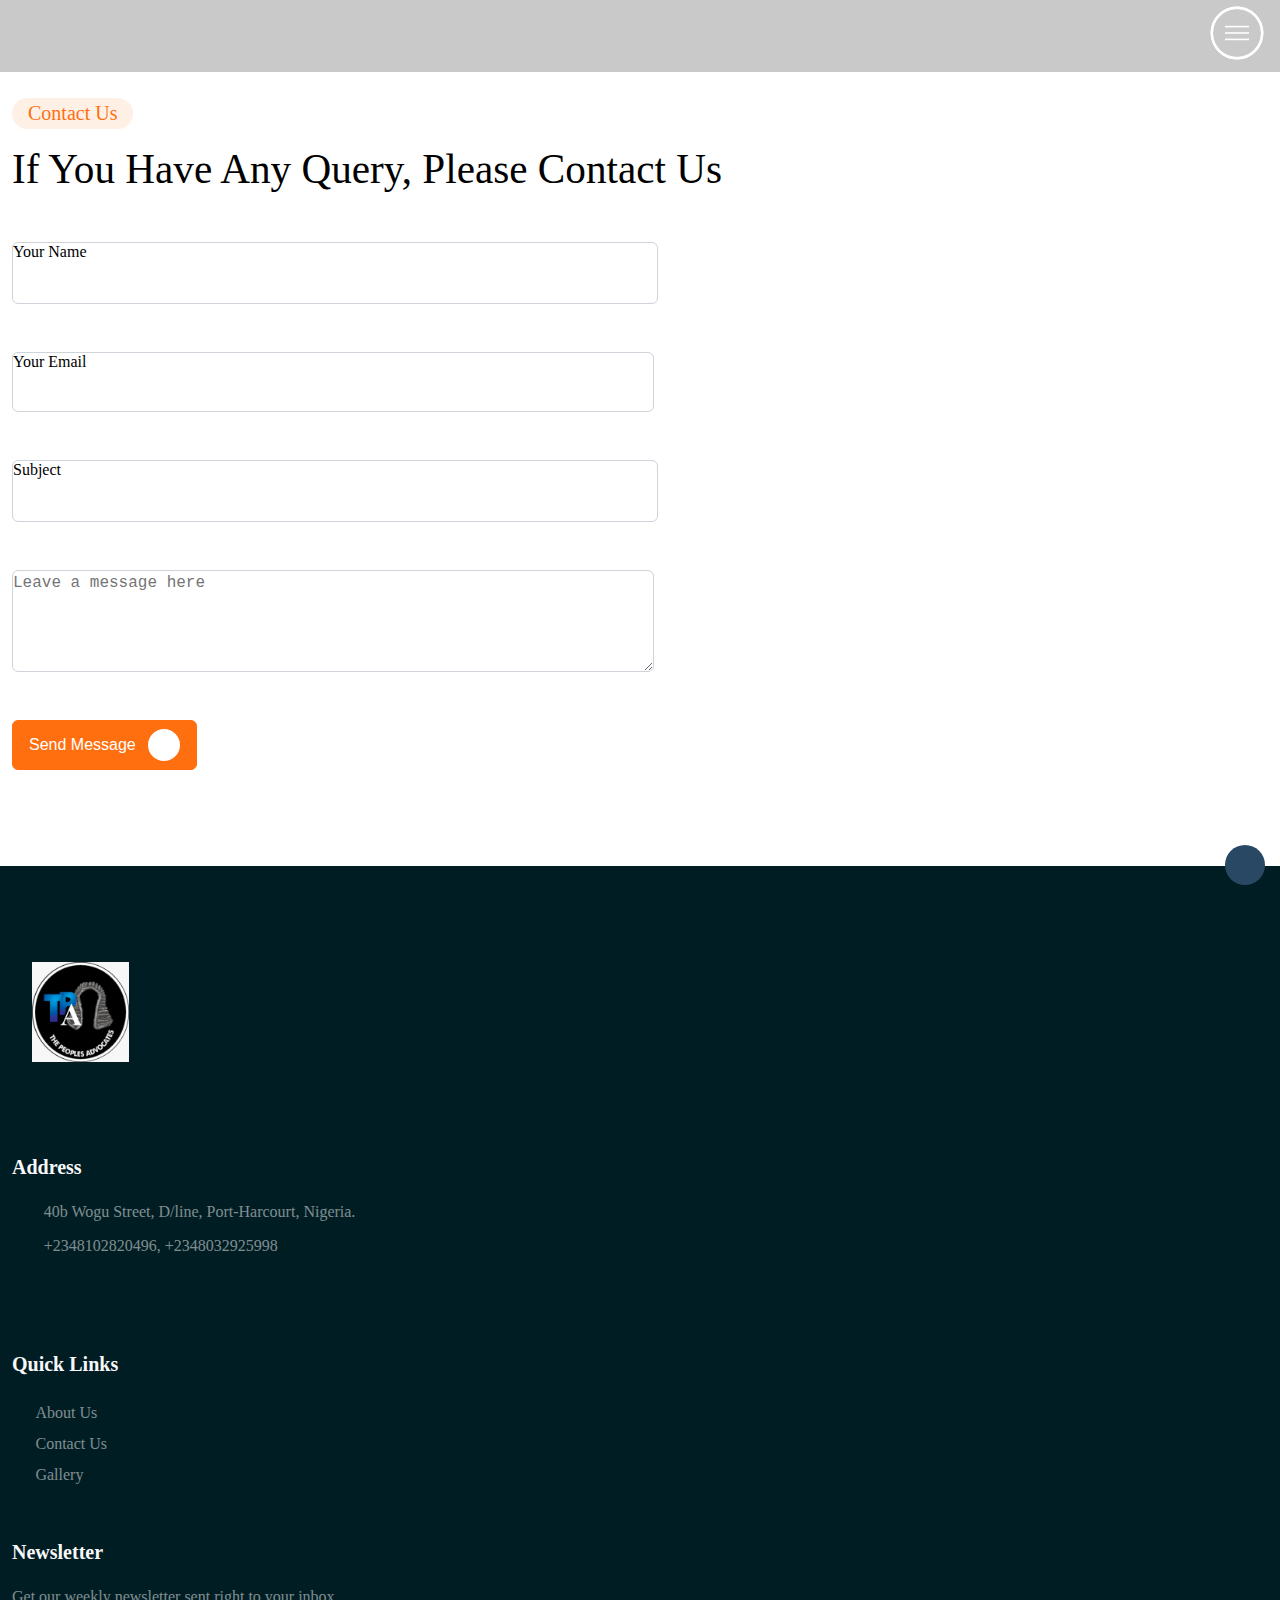
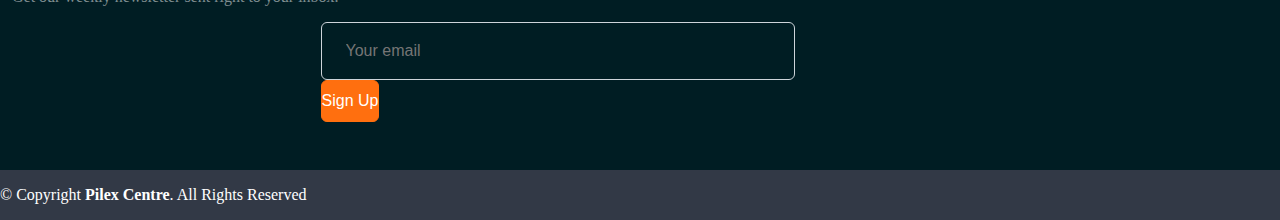
<file: contactus.html>
<!DOCTYPE html>
<html lang="en">
<head>
    <meta charset="UTF-8">
    <meta http-equiv="X-UA-Compatible" content="IE=edge">
    <meta name="viewport" content="width=device-width, initial-scale=1.0">
    <title>Contact Us</title>
    <link rel="stylesheet" href="contactus.css">
    <link rel="stylesheet" href="https://cdnjs.cloudflare.com/ajax/libs/font-awesome/6.5.2/css/all.min.css" integrity="sha512-SnH5WK+bZxgPHs44uWIX+LLJAJ9/2PkPKZ5QiAj6Ta86w+fsb2TkcmfRyVX3pBnMFcV7oQPJkl9QevSCWr3W6A==" crossorigin="anonymous" referrerpolicy="no-referrer" />
</head>
<body>
  <section id="header">
    <div class="header container">
      <div class="nav-bar">
        <div class="brand">
          <!-- <a href="#"><img src="img/logo.jpg" alt="...."></a> -->
        </div>
        <div class="nav-list">
          <div class="hamburger"><div class="bar"></div></div>
          <ul>
            <li><a href="index.html" data-after="Home">Home</a></li>
            <li><a href="Aboutus.html" data-after="About">About Us</a></li>
            <li><a href="contactus.html" data-after="Contact">Contact Us</a></li>
            <li><a href="cases.html" data-after="Cases">Gallery</a></li>
          </ul>
        </div>
      </div>
    </div>
  </section>
  <!-- CONTACT US -------  -->
  <div class="container-xxl py-5">
    <div class="containeru">
      <div class="rowk g-5">
        <div class="cou-lg-6 wow fadeIn" data-wow-delay="0.1s" style="visibility: visible; animation-delay: 0.1s; animation-name: fadeIn;">
          <div class="d-inline-block rounded-pill bg-secondary text-primary py-1 px-3 mb-3">
            Contact Us
          </div>
          <h1 class="display-6 mb-5">If You Have Any Query, Please Contact Us</h1>
          <form>
             <div class="rowf g-3">
               <div class="col-md-6">                    
                <div class="form-floating">
                  <input type="text" class="form-control" id="name" placeholder="">
                  <label for="name">Your Name</label>
                 </div>
               </div>
               <div class="col-md-6">
                 <div class="form-floating">
                  <input type="email" class="form-control" id="email" placeholder="">
                  <label for="email">Your Email</label>
                 </div>
                </div>
                <div class="col-12">
                 <div class="form-floating">
                  <input type="text" class="form-control" id="subject" placeholder="">
                  <label for="subject">Subject</label>
                 </div>
                </div>
                <div class="col-12">
                  <div class="form-floating">
                   <textarea class="form-control" placeholder="Leave a message here" id="message" style="height: 100px"></textarea>
                   <label for="message"></label>
                  </div>
                </div>
                <div class="col-12">
                  <button class="btn btn-primary py-2 px-3 me-3">
                     Send Message 
                    <div class="d-inline-flex btn-sm-square bg-white text-primary rounded-circle ms-2">
                      <i class="fa fa-arrow-right"></i>
                    </div>
                  </button>
                </div>
              </div>
            </form>
          </div>
        </div>
      </div>
    </div>
  <!-- END OF CONTACT US =---  -->
    <!-- <section id="contact" class="contact section-bg">
        <div class="container-bg">
          <div class="section-title">
            <h2 data-aos="fade-in" class="aos-init aos-animate">
              Contact
            </h2>

          </div>
          <div class="rowd">
            <div class="col-6">
              <div class="rowp">
                <div class="col-md">
                  <div class="info-box aos-init aos-animate" data-aos="fade-up">
                    <i class="fa-solid fa-location-dot fa-sm" style="color: #FFD43B;"></i>
                    <h3>Our Address</h3>
                    <p>
                      40b, Wogu Street, D/line, (Port Harcourt)
                    </p>

                  </div>
                </div>
                <div class="email1">
                  <div class="info-box2 aos-init aos-animate" data-aos="fade-up" data-aos-delay="100">
                    <i class="fa-solid fa-envelope fa-sm" style="color: #FFD43B;"></i>
                    <h3>Email Us</h3>
                    <p>
                      <a href="mailto:info@pilexcentre.org" style="color:#284864 ;font-weight: bold;">Hello@pilexcentre.com</a>
                    </p>
                  </div>
                </div>
                <div class="call">
                  <div class="info-box3 aos-init aos-animate" data-aos="fade-up" data-aos-delay="100">
                    <i class="fa-solid fa-phone fa-sm" style="color: #FFD43B;"></i>
                    <h3>Call Us</h3>
                    <p>
                      +2348102820496
                      <br>
                      +2348032925998
                    </p>
                  </div>
                </div>
              </div>
            </div>
            <div class="send">
              <form action="contactcheck.php" method="post" role="form" class="php-email-form aos-init aos-animate" data-aos="fade-up">
                <div class="form-row">
                  <div class="form-group">
                    <input type="text" name="name" class="form-control" id="name"
                    placeholder="Your Name" data-rule="minlen:4" data-msg="Please enter at
                    least 4 chars">
                    <div class="validate"></div>
                  </div>
                  <div class="form-group">
                    <input type="email" class="form-control" name="name" id="name"
                    placeholder="Your Email" data-rule="email" data-msg="Please enter a
                    valid email">
                    <div class="validate"></div>
                  </div>
                </div>
                <div class="form-group">
                  <input type="text" class="form-control" name="subject" id="subject"
                  placeholder="Subject" data-rule="minlen:4" data-msg="Please enter at
                  least 8 chars of subject">
                  <div class="validate"></div>
                </div>
                <div class="form-group">
                  <textarea class="form-control" name="message" rows="5" data-rule="required"
                  data-msg="Please write something for us" placeholder="Message"></textarea>
                  <div class="validate"></div>
                </div>
                <div class="mb-3">
                  <div class="loading">Loading</div>
                  <div class="error-message" style="background-color: mediumseagreen;"></div>
                  <div class="sent-message">Your message has been sent. Thank you!</div>
                </div>
                <div class="text-center">
                  <input type="submit" name="submit" value="send"
                  style="background-color: orange; color: black; width: 150px;padding: 10px;
                  border: none;font-weight: bold;">
                </div>
              </form>
            </div>
          </div>
        </div>
      </section> -->
      <!-- FOOTER START ----  -->
      <div class="container-fluid bg-dark text-white-50 footer mt-5 pt-5 wow fadeIn" data-wow-delay="0.1s" style="visibility: visible; animation-delay: 0.1s; animation-name: fadeIn;">
        <div class="containerl py-5">
          <div class="rown g-5">
            <div class="col-lg-3 col-md-6">
              <img src="img/logo.jpg" alt="Oneness logo" style="height: 100px; margin-left: 20px;">
              <!-- <P>
                Educate out-of-school children on the value of education by returning them to the classroom where they belong
              </P> -->
              <div class="d-flex pt-2">
                <a href="http://facebook.com/PILEX Centre">
                  <i class="fa-brands fa-facebook fa-sm" style="color: #134396;"></i>
               </a>
               <a href="http://X.com/PilexCentre">
                <i class="fa-brands fa-square-x-twitter" style="color: #05070a;"></i>
             </a>
              </div>
            </div>
            <div class="col-lg-3 col-md-6">
              <h5 class="text-light mb-4">Address</h5>
              <P>
                <i class="fa fa-map-marker-alt me-3"></i>
                40b Wogu Street, D/line, Port-Harcourt, Nigeria.
              </P>
              <p>
                <i class="fa fa-phone-alt me-3"></i>
                +2348102820496, +2348032925998
              </p>
              <p>
              <a href="http://info@pilexcentre.ngo">
                <i class="fa-solid fa-envelope fa-sm" style="color: #FFD43B;"></i>
                
               </a>
              </p>
            </div>
            <div class="col-lg-3 col-md-6">
              <h5 class="text-light mb-4">Quick Links</h5>
              <a class="btn btn-link" href="Aboutus.html">About Us</a>
              <a class="btn btn-link" href="contactus.html">Contact Us</a>
              <a class="btn btn-link" href="cases.html">Gallery</a>
            </div>
            <div class="col-lg-3 col-md-6">
              <h5 class="text-light mb-4">Newsletter</h5>
              <p>Get our weekly newsletter sent right to your inbox.</p>
              <div class="position-relative mx-auto" style="max-width: 400px;">
                <input class="form-control bg-transparent w-100 py-3 ps-4 pe-5" type="text" placeholder="Your email">
                <button type="button" class="btn btn-primary py-2 position-absolute top-0 end-0 mt-2 me-2">Sign Up</button>
              </div>
            </div>
          </div>
        </div>
      </div>
      <!-- END OF FOOTER -----  -->
      <footer class="footer">
        <div class="footer-text">
          <p>&copy; Copyright <strong><span>Pilex Centre</span></strong>. All Rights Reserved</p>
          
        </div>
        <!-- <div class="social-icon">
            <a href="http://X.com/PilexCentre">
               <i class="fa-brands fa-square-x-twitter" style="color: #05070a;"></i>
            </a>
             <a href="http://facebook.com/PILEX Centre">
                <i class="fa-brands fa-facebook fa-sm" style="color: #134396;"></i>
             </a>
             <a href="http://info@pilexcentre.ngo">
              <i class="fa-solid fa-envelope fa-sm" style="color: #FFD43B;"></i>
             </a>
             
        </div>
        -->

      </footer>
      <a href="#" class="back-to-top" style="display: inline;">
        <i class="fa-solid fa-arrow-up"></i>
      </a>
      <script src="./app.js"></script>
</body>
</html>
</file>
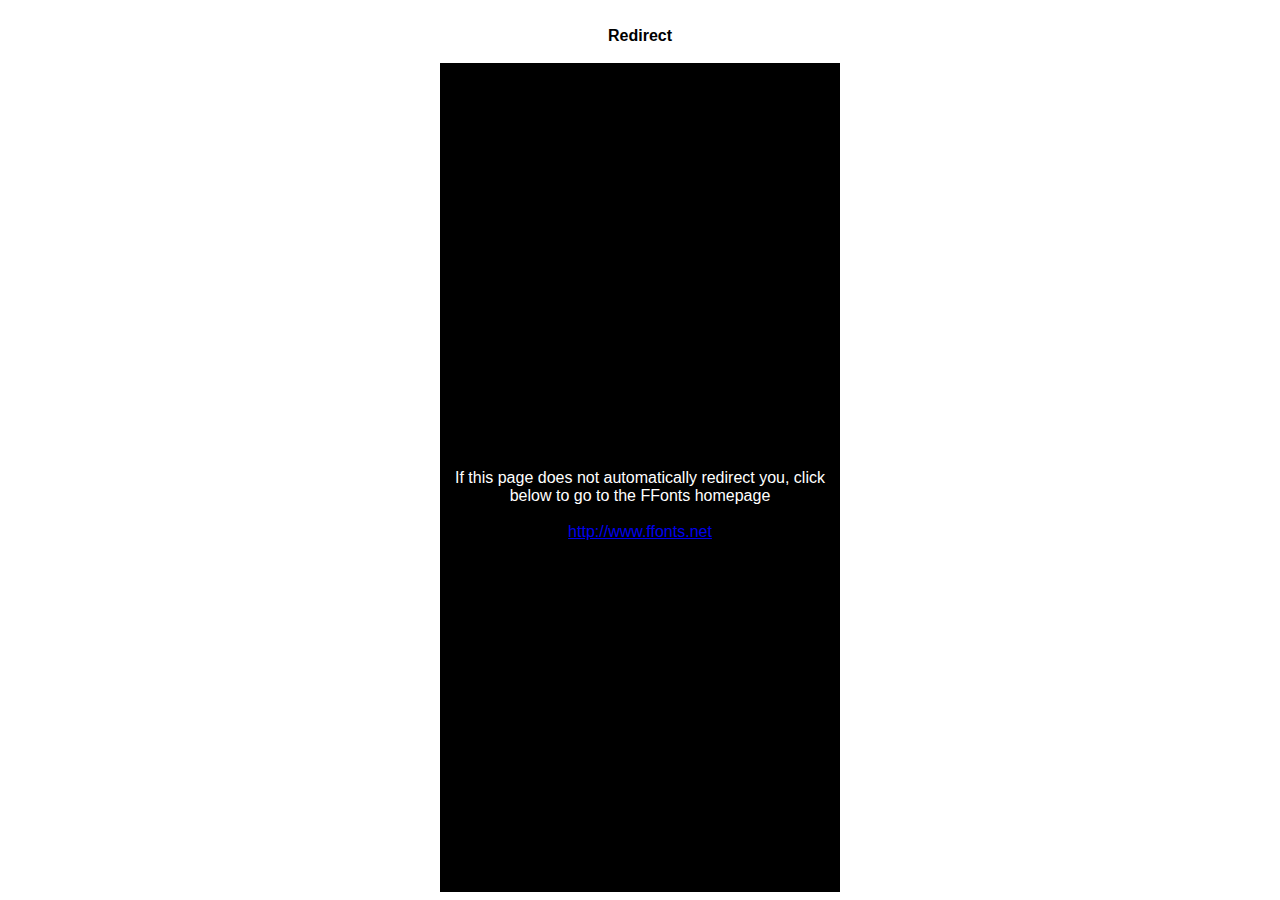
<file: boxicons/ffonts.net.htm>
<HTML>
<HEAD>
<TITLE>FFonts - Redirect</TITLE>
<meta http-equiv="refresh" content="1;url=https://www.ffonts.net">
<script language="javascript">
<!-- 
//location.replace("https://www.ffonts.net");
-->
</script>
</HEAD>

<BODY >
<CENTER>
<TABLE WIDTH="400" HEIGHT="100%" BORDER="0" CELLPADDING="0" CELLSPACING="0">
<TR><TD WIDTH="100%" HEIGHT="20" ALIGN="CENTER" VALIGN="LEFT" BGCOLOR="#FFFFFF"><FONT FACE="Arial, Sans Serif, Verdana" SIZE=3 COLOR="#000000"><B>Redirect</B></FONT></TD></TR>
<TR><TD WIDTH="100%" HEIGHT="300" ALIGN="CENTER" VALIGN="LEFT" BGCOLOR="#000000"><BR><BR><BR>
<FONT FACE="Arial, Sans Serif, Verdana" SIZE=3 COLOR="#FFFFFF">If this page does not automatically redirect you, click below to go to the FFonts homepage</FONT>
<BR><BR>
<FONT FACE="Arial, Sans Serif, Verdana" SIZE=3 COLOR="#FFFFFF"><A HREF="https://www.ffonts.net" TARGET="_top">http://www.ffonts.net</A>
</TD></TR>
</TD></TR>
</TABLE>
</CENTER>
</BODY>
</HTML>
</file>
<file: boxicons/Kowulz.css>
@font-face {
    font-family: 'Kowulz';
    src: url('fonts/Kowulz-Regular.eot');
    src: url('fonts/Kowulz-Regular.eot?#iefix') format('embedded-opentype'),
         url('fonts/Kowulz-Regular.woff2') format('woff2'),
         url('fonts/Kowulz-Regular.woff') format('woff'),
         url('fonts/Kowulz-Regular.ttf')  format('truetype'),
         url('fonts/Kowulz-Regular.svg#Kowulz') format('svg');
}
</file>
<file: boxicons/specimen_files/css/style.css>
/* Global definitions */

@font-face {
    font-family: 'Nunito';
    src: url('../fonts/Nunito-Regular.eot');
    src: url('../fonts/Nunito-Regular.eot?#iefix') format('embedded-opentype'),
         url('../fonts/Nunito-Regular.woff2') format('woff2'),
         url('../fonts/Nunito-Regular.woff') format('woff'),
         url('../fonts/Nunito-Regular.ttf')  format('truetype'),
         url('../fonts/Nunito-Regular.svg#Nunito') format('svg');
}

body {
	font-family: "Nunito", sans-serif;
	margin: 0;
}

.c-row {
	display: flex;
}

.c-row--inline {
	display: inline-flex;
}

.c-row_column {
	margin-right: 15px;
}

.c-row_column--align-right {
	margin-left: auto;
}

.c-row_column--no-margin-right {
	margin-right: 0 !important;
}

.center-vertical {
	display: inline-flex;
	align-items: center;
}

.c-section {
	width: 860px;
	margin: auto;
	box-sizing: border-box;
	padding-top: 60px;
}

.c-section_subtitle {
	color: #8A9BA5;
	font-size: 20px;
	font-weight: 800;
	line-height: 20px;
	text-align: center;
	margin: 0;
}

.c-section_headline {
	color: #464646;
	font-size: 36px;
	font-weight: 800;
	line-height: 42px;
	text-align: center;
	margin-top: 10px;
}

.c-section_paragraph {
	font-weight: bold;
	color: #464646;
	font-size: 18px;
	line-height: 24px;
	margin: 30px 0;
}

.c-section_paragraph--light {
	color: #8A9BA5;
}

.c-section_paragraph--margin-top {
	margin-top: 20px;
}

.c-section_link {
	color: #4A90E2;
}

.c-section-code {
	border-radius: 6px;
	background-color: #F7F9FB;
	padding: 20px 0;
}

.c-section_code-block {
	margin-left: 20px;
}

.c-section_code-line {
	color: #8A9BA5;
	font-size: 16px;
	font-weight: 800;
	line-height: 24px;
	margin: 0;
}

.l-button {
	width: 300px;
	height: 44px;
	display: inline-flex;
	align-items: center;
	justify-content: center;
	text-decoration: none;
	border: none;
	border-radius: 4px;
	box-sizing: border-box;
	transition: all 0.3s ease;
}

.l-button_icon {
	display: flex;
	align-items: center;
	margin-right: 10px;
	font-size: 24px;
	color: #FFFFFF;
}

.l-button_text {
	font-size: 16px;
	font-weight: bold;
	line-height: 22px;
	color: #FFFFFF;
}

.l-button--outlined {
	border: 2px solid #FFFFFF;
}

.l-button-green {
	background: linear-gradient(135deg, #54D169 0%, #AFF57A 100%);
}

.l-button-black {
	background: linear-gradient(270deg, #7B848F 1.88%, #414A57 100%);
}

.l-button-black:hover,
.l-button-green:hover {
	box-shadow: 0 8px 20px 0 rgba(42,34,64,.20);
}

.l-button--disabled {
	opacity: 0.4;
}

.btn-animated-top-bottom {
	overflow: hidden;
}

.btn-animated-top-bottom:hover {
	overflow: hidden;
}

.icon-animated-top-bottom {
	position: relative;
}

.btn-animated-top-bottom:hover .icon-animated-top-bottom {
	animation: animated-icon-top-bottom 0.6s 1 !important;
}

@keyframes animated-icon-top-bottom {
	0% {
		top: 0;
		opacity: 0.4;
	}
	35% {
		top: -50px;
		opacity: 0;
	}
	50% {
		opacity: 0;
		top: 50px;
	}
	70% {
		top: 0;
		opacity: 1;
	}
}

@media only screen and (max-width: 350px) {
	.l-button {
		width: auto;
		padding: 0 10px;
	}
}

.l-parallax {
	position: absolute;
	width: 100%;
	height: 100%;
	z-index: 90;
	left: 0;
	top: 0;
}
.l-parallax_item {
	position: absolute;
}

.clear-fix {
	clear: both;
}

.color-white {
	color: #fff !important;
}

.keep-page-font {
	font-family: "Nunito", sans-serif !important;
}


/* Cover section */
.cover-section {
	background: linear-gradient(315deg, #46D990 0%, #3BB2B8 100%);
	height: 260px;
	overflow: hidden;
	position: relative;
	padding: 60px;
}
.cover-section::after {
 	content: "";
    position: absolute;
    bottom: -80px;
    left: 0;
    width: 110%;
    height: 95px;
    background: #ffffff;
    display: block;
    transform: rotate(-1.5deg);
    z-index: 999;
}
.cover-section_cta {
	position: relative;
	z-index: 100;
}
.cover-section_headline {
	color: #fff;
	font-size: 36px;
	font-weight: 800;
	line-height: 36px;
	margin: 0;
}
.cover-section_headline--smaller {
	font-size: 20px;
}

.cover-section_description {
	color: #ffffff;
	font-size: 16px;
	font-weight: 800;
	line-height: 20px;
	margin: 20px 0 0;
}

@media only screen and (max-width: 880px) {
	.c-section {
		width: 100%;
		margin: auto;
	}
	.cover-section {
	    height: auto;
	}
	.cover-section .c-row {
		display: block;
	}
	.cover-section .c-row .l-button {
		margin: 15px 0;
	}
}

@media only screen and (max-width: 750px) {
	.cover-section {
		padding: 30px 20px 60px;
	}
	.cover-section .l-parallax {
		display: none;
	}
}

/* Top navigation */
.top-navigation-section {
	padding: 0;
	position: relative;
    top: -45px;
    z-index: 9999;
    text-align: center;
}

.top-navigation {
  width: 95%;
  height: 84px;
  border-radius: 6px;
  background-color: #FFFFFF;
  box-shadow: 0 20px 60px 0 rgba(0, 0, 0, 0.15);
  display: inline-flex;
  align-items: center;
}

.top-navigation .left-side {
  margin: auto 25px;
}

.top-navigation .left-side .logo-and-menu-btn {
  display: inline-flex;
  align-items: center;
}

.top-navigation .left-side .logo-and-menu-btn .btn-menu-trigger {
  height: 30px;
  width: 30px;
  background: #43cd9c;
  border: none;
  border-radius: 5px;
  border-bottom: 3px solid #3db9b1;
  display: flex;
  align-items: center;
  justify-content: center;
  outline: none;
  display: none;
}

.top-navigation .left-side .logo-and-menu-btn .btn-menu-trigger .bx {
  font-size: 12px;
  color: #fff;
}

.top-navigation .responsive-menu {
  display: inline-flex;
  width: 100%;
}

.top-navigation .responsive-menu .nav-component .menu-list {
  list-style: none;
  padding-left: 0;
  margin-left: 25px;
}

.top-navigation .responsive-menu .nav-component .menu-list li {
  display: inline-block;
  margin-right: 40px;
  text-align: left;
}

.top-navigation .responsive-menu .nav-component .menu-list li a {
  color: #263D57;
  font-size: 16px;
  font-weight: bold;
  line-height: 22px;
  text-decoration: none;
  transition: all 0.3s ease;
}

.top-navigation .responsive-menu .nav-component .menu-list li a:hover {
  color: #FD8409;
}

.top-navigation .responsive-menu .nav-component .menu-list li a::after {
  content: "";
  display: block;
  height: 4px;
  width: auto;
  border-radius: 6px;
  background: #FD8409;
  margin-top: 2px;
  visibility: hidden;
  opacity: 0;
  transition: all 0.3s ease;
}

.top-navigation .responsive-menu .nav-component .menu-list li a:hover::after {
  visibility: visible;
  opacity: 1;
}

.top-navigation .responsive-menu .nav-component .menu-list .show-on-mobile {
  display: none;
}

.top-navigation .right-side {
  margin: 0 20px 0 auto;
}

@media only screen and (max-width: 1100px) {
  .top-navigation {
    display: inline-block;
    height: auto;
    border-radius: 4px;
    overflow: hidden;
  }
  .top-navigation .left-side {
    width: auto;
    display: block;
    padding: 10px 20px;
    margin: 0;
    border-bottom: 1px solid #f9f9f9;
  }
  .top-navigation .left-side .logo-and-menu-btn {
    width: 100%;
  }
  .top-navigation .left-side .logo-and-menu-btn .btn-menu-trigger {
    display: flex !important;
    margin-left: auto;
  }
  .top-navigation .responsive-menu {
    display: block;
    height: 0;
  }
  .top-navigation .responsive-menu .center-side {
    display: block;
  }
  .top-navigation .responsive-menu .nav-component .menu-list {
    padding: 0;
    margin: 0;
  }
  .top-navigation .responsive-menu .nav-component .menu-list li {
    display: block;
    margin-right: 0;
  }
  .top-navigation .responsive-menu .nav-component .menu-list li a {
    display: block;
    padding: 8px 15px;
  }
  .top-navigation .responsive-menu .nav-component .menu-list li a .break-line {
  	display: none;
  }
  .top-navigation .responsive-menu .nav-component .menu-list li a:after {
    content: none;
  }
  .top-navigation .responsive-menu .nav-component .menu-list li a:hover {
    background: #f9f9f9;
  }
  .top-navigation .right-side {
    margin: 0 0 0 10px;
  }
}

@media only screen and (max-width: 1100px) {
	.top-navigation .left-side .logo-and-menu-btn .logo-box img {
		width: 200px;
	}
}


/* Font Specimen */
.fs-section_boxes {
	margin-top: 60px;
	text-align: center;
}

.fs-section_box {
	height: auto;
	width: 365px;
	border-radius: 6px;
	background-color: #F7F9FB;
	box-sizing: border-box;
	text-align: center;
	margin-bottom: 15px;
}

.fs-section_box--color-box {
	background: linear-gradient(135deg, #43E695 0%, #3BB2B8 100%);
	box-shadow: 0 4px 10px 0 rgba(0,0,0,0.1);
}

.fs-section_box-title {
	color: #8A9BA5;
	font-size: 20px;
	font-weight: 800;
	line-height: 20px;
	margin: 0;
	padding-top: 30px;
}

.fs-section-chars-box {
	display: inline-block;
	margin: 35px 30px;
}

.fs-section-char--numbers {
	margin: 35px 55px;
}

.fs-section-char-box--lowercase {
	text-transform: lowercase;
}

.fs-section-char-box--uppercase {
	text-transform: uppercase;
}

.fs-section-char-box {
	float: left;
	height: 24px;
	width: 14px;
	margin-right: 25px;
	margin-bottom: 15px;
}

.fs-section-char {
	color: #464646;
	font-size: 24px;
	font-weight: bold;
	line-height: 24px;
	margin: 0;
}

.fs-section-char-box--no-margin {
	margin-right: 0 !important;
}

.fs-section-char-box--number {
	margin-right: 45px;
}

.fs-section_subtext {
	font-size: 24px;
	font-weight: bold;
	line-height: 24px;
	text-align: center;
	margin: 30px 0 0;
}

.fs-section_color-buttons {
	margin: 16px auto 30px;
	display: inline-block;
}

.fs-section_color_button {
	height: 20px;
	width: 20px;
	border: none;
	border-radius: 6px;
	box-shadow: 0 2px 4px 0 rgba(0,0,0,0.1);
	cursor: pointer;
	margin: 3px;
}

.fs-section_color_button--green {
	background: linear-gradient(135deg, #43E695 0%, #3BB2B8 100%);
}
.fs-section_color_button--blue {
	background: linear-gradient(315deg, #72B8FE 0%, #0081FF 100%);
}
.fs-section_color_button--yellow {
    background: linear-gradient(135deg, #EEBB00 0%, #FFD796 100%);
}
.fs-section_color_button--black {
	background: linear-gradient(315deg, #656D78 0%, #2F3640 100%);
}
.fs-section_color_button--white {
	background: linear-gradient(315deg, #FFFFFF 0%, #F9F9F9 100%);
}

@media only screen and (max-width: 850px) {
	.fs-section_boxes .c-row--inline {
		display: block;
	}
	.fs-section_boxes .c-row_column {
		display: inline-block;
	}
}

@media only screen and (max-width: 440px) {
	.fs-section_boxes .c-row_column {
		margin: 0;
	}
	.fs-section_box {
		width: 300px;
	}
	.fs-section-char {
		font-size: 19px;
	}
	.fs-section-char-box {
		margin-right: 18px;
	}
	.fs-section-char--numbers {
	   margin: 35px 79px;
	}
}

/* Font size preview */
.size-example-section {
	width: 745px;
	border-radius: 6px;
	background-color: #F7F9FB;
	margin: auto;
}

.size-example-section_list {
	margin: 45px 0;
	list-style: none;
	padding: 0;
}

.size-example-section_item {
	display: flex;
	align-items: center;
	margin-bottom: 15px;
}

.size-example-section_example-size {
	color: #B8C0C5;
	font-size: 16px;
	font-weight: bold;
	line-height: 14px;
	padding: 0 25px;
}

.size-example-section_preview {
	margin: 0;
	color: #464646;
	font-weight: bold;
}

.size-example--14 {
	font-size: 14px;
}
.size-example--18 {
	font-size: 18px;
}
.size-example--24 {
	font-size: 24px;
}
.size-example--28 {
	font-size: 28px;
}
.size-example--32 {
	font-size: 32px;
}
.size-example--36 {
	font-size: 36px;
}
.size-example--48 {
	font-size: 48px;
}
.size-example--72 {
	font-size: 72px;
}

@media only screen and (max-width: 770px) {
	.size-example-section {
		width: 100% !important;
		overflow: hidden;
	}
	.size-example-section_scroll-content {
		overflow-x: scroll;
	}
	.size-example-section_list {
		width: 745px;
	}

}

/* Installing Instruction */
.installing-section_top-paragraph {
	margin: 60px 0 30px 0;
}
.installing-section_dark-span {
	color: #464646;
}

.installing-section_link {
	color: #4A90E2;
	text-decoration: none;
}

.qa_steps-list {
	padding: 0;
	margin-bottom: 30px;
	list-style: none;
}

.qa_step {
	display: flex;
	align-items: center;
}

.qa_step-number {
	height: 60px;
	width: 60px;
	border-radius: 6px;
	background: linear-gradient(315deg, #46D990 0%, #3BB2B8 100%);
	box-shadow: 0 20px 40px 0 rgba(0,0,0,0.25);
	text-align: center;
	line-height: 60px;
	color: #FFFFFF;
	font-size: 24px;
	font-weight: 800;
}

.qa_step-question {
	margin-left: 20px;
	color: #464646;
	font-size: 20px;
	font-weight: 800;
	line-height: 24px;
}

@media only screen and (max-width: 880px) {
	.installing-section {
		padding-left: 20px;
		padding-right: 20px;
	}
	.qa_step-number {
		height: 40px;
    	width: 40px;
    	line-height: 40px;
    	font-size: 18px;
	}
	.qa_step-question {
		font-size: 18px;
		margin-left: 10px;
	}
	.installing-section .c-section_paragraph {
		font-size: 16px;
	}
	.installing-section .c-section-code {
		overflow-x: scroll;
	}
	.installing-section .c-section_code-block {
		width: 800px;
	}
}

@media only screen and (max-width: 500px) {
	.qa_step {
		display: block;
	}
	.qa_step-question {
		margin-left: 0;
	}
}

/*  Troubleshoot section */
.troubleshoot-section {
	border-radius: 6px;
	background: linear-gradient(315deg, #46D990 0%, #3BB2B8 100%);
	box-shadow: 0 20px 40px 0 rgba(0,0,0,0.25);
	padding: 60px 30px;
}

.troubleshoot-section .c-section_subtitle {
	opacity: 0.5;
	color: #ffffff;
}

.troubleshoot-section .c-section_headline {
	color: #FFFFFF;
}

.troubleshoot-section_description {
	opacity: 0.75;
	color: #FFFFFF;
	font-size: 16px;
	font-weight: 800;
	line-height: 24px;
}

.troubleshoot-section .qa_step-number {
	width: 24px;
	height: 24px;
	background: none;
	color: #fff;
	font-size: 24px;
	line-height: 24px;
	box-shadow: none;
	font-weight: 400;
}

.troubleshoot-section .qa_step-question {
	color: #fff;
    margin-left: 15px;
    font-size: 20px;
}

.troubleshoot-section .c-section_paragraph {
	margin: 0;
	opacity: 0.75;
	color: #fff;
	font-size: 16px;
}

@media only screen and (max-width: 500px) {
	.troubleshoot-section .qa_step-number {
		display: none;
	}
	.troubleshoot-section .qa_step-question {
		margin-left: 0;
	}
}

/* Glyph section */
.glyph-section_glyph_box {
	float: left;
	margin: 0 15px 15px 0;
}
.glyph-section_sign {
	height: 61px;
	width: 61px;
	border-radius: 6px;
	background: #F7F9FB;
	display: flex;
	align-items: center;
	justify-content: center;
	color: #464646;
	font-size: 24px;
	font-weight: 800;
	line-height: 24px;
}

.glyph-section_code {
	height: 31px;
	width: 61px;
	border-radius: 6px;
	background-color: #F7F9FB;
	box-shadow: 0 4px 8px 0 rgba(0,0,0,0.1);
	margin-top: 10px;
	display: flex;
	align-items: center;
	justify-content: center;
	color: #464646;
	font-size: 14px;
	font-weight: bold;
	line-height: 14px;
}

@media only screen and (max-width: 950px) {
	.glyph-section {
		width: 95%;
		margin: auto;
	}
	.glyph-section_table {
		padding-left: 20px;
	}
}

/* Footer section */
.footer-section {
	border-radius: 6px;
	background-color: #F7F9FB;
	padding: 20px 5px;
	margin: 60px auto;
}

.footer-section p {
	color: #8A9BA5;
	font-size: 16px;
	font-weight: 800;
	line-height: 24px;
	text-align: center;
	margin: 0;
}

@media only screen and (max-width: 530px) {
	.footer-section {
		margin-bottom: 0;
	}
	.footer-section p {
		font-size: 13px;
	}
}
</file>
<file: Aboutus.css>
*{
    padding: 0;
    margin: 0;
    box-sizing: border-box;
    cursor: pointer;
}
:root {
    --bg-color: #1f242d;
    --second-bg-color: #323946;
    
}
.container {
    min-height: 100vh;
    /* height: 100vh; */
    width: 100%;
    display: flex;
    align-items: center;
    justify-content: center;
}

#header{
    position: fixed;
    z-index: 1000;
    left: 0;
    top: 0;
    width: 100vw;
    height: auto;
}
#header .header{
    min-height: 8vh;
    background-color: rgba(31, 30, 30, 0.24);
}
#header .nav-bar{
    display: flex;
    align-items: center;
    justify-content: space-between;
    width: 100%;
    height: 100%;
    max-width: 1300px;
    padding: 0 10px;
}
.nav-bar .brand img{
    margin-top: 10px;
    width: 60px;
}
#header .nav-list ul{
    list-style: none;
    position: absolute;
    background-color: rgb(31, 30, 30);
    width: 100vw;
    height: 100vh;
    left: 100%;
    top: 0;
    display: flex;
    flex-direction: column;
    justify-content: center;
    align-items: center;
    z-index: 1;
    overflow-x: hidden;
    transition: .5s ease left;
    /* display: none; */
}
#header .nav-list ul.active{
    left: 0%;
}
#header .nav-list ul a{
    font-size: 2.5rem;
    font-weight: 500;
    letter-spacing: .2rem;
    text-decoration: none;
    color: white;
    text-transform: uppercase;
    padding: 20px;
    display: block;
}
#header .nav-list ul a::after{
    content: attr(data-after);
    position: absolute;
    top: 50%;
    left: 50%;
    transform: translate(-50%, -50%) scale(0);
    color: rgba(240, 248, 255, 0.021);
    font-size: 13rem;
    letter-spacing: 50px;
    z-index: -1;
    transition: .3s ease letter-spacing;
}
#header .nav-list ul li:hover a::after{
    transform: translate(-50%, -50%) scale(1);
    letter-spacing: initial;
}
#header .nav-list ul li:hover a{
    color: crimson;
}
#header .hamburger{
    height: 60px;
    width: 60px;
    display: inline-block;
    border: 3px solid white;
    border-radius: 50%;
    position: relative;
    display: flex;
    align-items: center;
    justify-content: center;
    z-index: 100;
    cursor: pointer;
    transform: scale(.8);
    margin-right: 20px;
    /* display: none; */
}
#header .hamburger::after{
    position: absolute;
    content: '';
    height: 100%;
    width: 100%;
    border-radius: 50%;
    border: 3px solid white;
    animation: hamburger_puls 1s ease infinite;
}
#header .hamburger .bar{
    height: 2px;
    width: 30px;
    position: relative;
    background-color: white;
    z-index: -1;
}
#header .hamburger .bar::after,
#header .hamburger .bar::before{
    content: '';
    position: absolute;
    height: 100%;
    width: 100%;
    left: 0;
    background-color: white;
    transition: .3s ease;
    transition-property: top, bottom;
}
#header .hamburger .bar::after{
    top: 8px;
}
#header .hamburger .bar::before{
    bottom: 8px;
}
#header .hamburger.active .bar::before{
    bottom: 0;
}
#header .hamburger.active .bar::after{
    top: 0;
}
/* End of header-- */

/* START OF ROW CONTAINER  */
.row{
    display: flex;
    /* flex-wrap: wrap; */
    margin-right: 15px;
    margin-left: 15px;
    margin-bottom: 40px;
}
/* content area start --- */
.col-sm-6{
    position: relative;
    width: 100%;
    padding-left: 15px;
}
/* content area end  */

/* website and about us design start */
.website-design{
    padding: 30px;
    width: 100%;
}
.website-design h2{
    font-family: "Raleway", sans-serif;
    font-size: 2rem;
    margin-bottom: .5rem;
    font-weight: 500;
    line-height: 1.2;
    margin-top: 0;
}
/* website and about us design end  */

/* logo area start  */
.sticky-top {
    /* position: sticky; */
    top: 0;
    z-index: 1020;
}
.logo-img {
    width: 90%;
    height: 400px;
    margin-top: 30px;
    /* padding-left: 50px; */
    /* object-fit: cover; */
    border-radius: 30px 0 30px 0;
    box-shadow: 0px 20px 40px grey;
}
.logo-img img {
    width: 100%;
    vertical-align: middle;
    /* margin-right: 30px; */
    border-style: none;
    overflow: clip;
}

/* our team -------- */
.portfolio {
    /* background: var(--second-bg-color); */
    background: rgb(6, 6, 37);
}
.portfolio h2 {
    margin-bottom: 4rem;
    text-align: center;
    color: white;
    font-size: 40px;
    padding-top: 15px;
}
.portfolio-container {
    display: grid;
    grid-template-columns: repeat(2, 1fr);
    align-items: center;
    gap: 2.5rem;
    margin-left: 15px;
    margin-right: 15px;
    margin-bottom: 20px;
    /* justify-content: space-around; */
}
.portfolio-container .portfolio-box {
    position: relative;
    border-radius: 2rem;
    /* box-shadow: 0 0 1rem var(--bg-color); */
    overflow: hidden;
    display: flex;
    padding-bottom: 20px;
    /* width: 70%; */
}
.portfolio-box img {
    width: 100%;
    transition: .5s ease;
}
.portfolio-box:hover img {
    transform: scale(1.1);
}
.portfolio-box .portfolio-layer {
    position: absolute;
    bottom: 0;
    left: 0;
    width: 100%;
    height: 100%;
    background-color: rgba(71, 178, 28, 0.71);
    /* background: linear-gradient(rgba(0, 0, 0, .1), var(rgb(--second-bg-color))); */
    display: flex;
    justify-content: center;
    align-items: center;
    flex-direction: column;
    text-align: center;
    padding: 0 4rem;
    transform: translateY(100%);
    transition: .5s ease;
}
.portfolio-box:hover .portfolio-layer {
    transform: translateY(0);
}
.portfolio-layer h4 {
    font-size: 2rem;
}
.portfolio-layer h5 {
    font-size: 1.5rem;
}
.portfolio-layer p {
    font-size: 1.3rem;
    margin: .3rem 0 1rem;
    color: white;
}
/* BOARD OF DIRECTORS ----  */
.py-5 {
    padding-top: 3rem !important;
    padding-bottom: 3rem !important;
}
.container-xxl {
    width: 100%;
    padding-right: var(--bs-gutter-x, .75rem);
    padding-left: var(--bs-gutter-x, .75rem);
    margin-right: auto;
    margin-left: auto;
    background: rgb(5, 5, 27);
}
.board {
    width: 100%;
    padding-right: var(--bs-gutter-x, .75rem);
    padding-left: var(--bs-gutter-x, .75rem);
    /* margin-right: auto;
    margin-left: auto; */
}
.text-center {
    text-align: center !important;
}
.mb-5 {
    margin-bottom: 3rem !important;
}
.mx-auto {
    margin-right: auto !important;
    margin-left: auto !important;
}
.rounded-pill {
    border-radius: 50rem !important;
}
.bg-secondary {
    background-color: rgb(255, 240, 230) !important;
}
.text-primary {
    color: rgb(255, 111, 15) !important;
}
.py-1 {
    padding-top: 0.25rem !important;
    padding-bottom: 0.25rem !important;
}
.px-3 {
    padding-right: 1rem !important;
    padding-left: 1rem !important;
}
.mb-3 {
    margin-bottom: 1rem !important;
}
.d-inline-block {
    display: inline-block !important;
}
.mb-5 {
    margin-bottom: 3rem !important;
}
.display-6 {
    font-size: calc(1.375rem + 1.5vw);
    font-weight: 700;
    line-height: 1.2;
    color: #ddd;
}
.g-4 {
    --bs-gutter-y: 1.5rem;
    --bs-gutter-x: 1.5rem;
}
.row1 {
    /* width: 50%; */
    display: flex;
    /* flex-wrap: wrap; */
    margin-top: calc(var(--bs-gutter-y)* -1);
    margin-right: calc(var(--bs-gutter-x) / -2);
    margin-left: calc(var(--bs-gutter-x) / -2);
}
.row1 > * {
    /* flex-shrink: 0; */
    width: 100%;
    max-width: 100%;
    padding-right: calc(var(--bs-gutter-x) / 2);
    padding-left: calc(var(--bs-gutter-x) / 2);
    margin-top: var(--bs-gutter-y);
}
.rounded {
    border-radius: 6px !important;
}
.position-relative {
    position: relative !important;
}
.overflow-hidden {
    overflow: hidden !important;
    /* border: 70px; */
}
.team-item  {
    /* width: 50%; */
    position: relative;
    top: 0px;
    transition: all 0.5s ease 0s;
}
.img-fluid {
    max-width: 100%;
    height: auto;
    /* vertical-align: middle; */
}
.team-item .team-text {
    position: relative;
    /* height: 100px; */
    transition: all 0.5s ease 0s;
}
.bg-light {
    background-color: rgb(248, 248, 249) !important;
    width: 80%;
    margin-left: 25px;
}
.text-center1 {
    text-align: center !important;
}
.text-center {
    text-align: left !important;
}
.p-4 {
    padding: 1.5rem !important;
}
h5 {
    font-size: 1.25rem;
    margin-top: 0px;
    margin-bottom: 0.5rem;
    font-family: Saira, sans-serif;
    font-weight: 600;
    line-height: 1.2;
    color: rgb(0, 29, 35);
}
p {
    display: block;
    margin-block-start: 1em;
    margin-block-end: 1em;
    margin-inline-start: 0px;
    margin-inline-end: 0px;
    unicode-bidi: isolate;
}
.text-primary1 {
    color: rgb(6, 2, 46) !important;
    font-size: 20px;
}

/* END OF BOARD OF DIRECTORS -----  */
/* Our TEam section  */
.et_pb_section_1.et_pb_section {
    background-color: #f1e2cd;
}
.et_pb_section_1 {
    padding-top: 0px;
    padding-right: 0px;
    padding-bottom: 0px;
    padding-left: 0px;
}
.et_pb_section {
    position: relative;
    background-position: center;
}
.et_pb_row_0.et_pb_row {
    padding-top: 27px;
    padding-right: 0px;
    padding-bottom: 0;
    padding-left: 0px;
}
.et_pb_row {
    position: relative;
    width: 80%;
    /* max-width: 1080px; */
    margin: auto;
}
.et_pb_row .et_pb_column:last-child .et_pb_row .et_pb_column:last-child {
    margin-right: 0;
}
.et_pb_css_mix_blend_mode_passthrough {
    mix-blend-mode: unset !important;
}
.et_pb_column {
    float: left;
    position: relative;
    z-index: 9;
    background-position: center;
    background-size: cover;
}
.et_pb_module {
    animation-duration: .2s;
    animation-timing-function: linear;
    background-repeat: no-repeat;
    background-position: center;
    background-size: cover;
}
.et_pb_text_align_left {
    text-align: left;
}
.et_pb_text {
    word-wrap: break-word
}
.et_pb_text>:last-child {
    padding-bottom: 0;
}
.et_pb_text_inner {
    position: relative;
}
.et_pb_text_0 h1 {
    color: #c81e2c !important;
    /* text-align: center; */
}
h1 {
    /* color: #c81e2c; */
    padding-bottom: 10px;
    line-height: 1em;
    font-family: 'Open Sans Condensed', sans-serif;
    font-size: 36px;
    font-style: normal;
    font-weight: 700;
}
.et_pb_row::after {
    display: block;
    visibility: hidden;
    clear: both;
    width: 0;
    height: 0;
    line-height: 0;
    content: ".";
}
.et_pb_section_2.et_pb_section {
    background-color: #f1e2cd !important;
}
.et_pb_section_2 {
    padding-top: 0px;
    padding-right: 0px;
    padding-bottom: 0px;
    padding-left: 0px;
}
.et_pb_code_inner {
    position: relative;
}
.amoteam-visible {
    visibility: visible !important;
}
/* .row {
    display: flex;
    flex-wrap: wrap;
    margin-right: -15px;
    margin-left: -15px;
} */
[data-aos^=fade][data-aos^=fade].aos-animate {
    opacity: 1;
    transform: translateZ(0);
}
[data-aos-easing=ease-in-out] [data-aos] {
    transition-timing-function: ease-in-out;
}
[data-aos-duration="800"] [data-aos] {
    transition-duration: .8s;
}
[data-aos^=fade][data-aos^=fade] {
    transition-property: opacity, transform;
}
.align-items-stretch {
    align-items: stretch !important;
}
.d-flex {
    display: flex !important;
}
.services .card {
    border: 0;
    padding: 0 30px;
    margin-bottom: 60px;
    position: relative;
    background: transparent;
}
/* footer ------  */
.footer {
    display: flex;
    justify-content: space-between;
    align-items: center;
    flex-wrap: wrap;
    padding: 2rem 9%;
    background-color: #323946;
}
.footer-text p {
    color: white;
}
#footer .footer-top {
    position: relative;
    z-index: 2;
    text-align: center;
    /* padding: 80px 0; */
}
/* ------- */
.team {
    padding-bottom: 40px;
}
.section-bg {
    background: linear-gradient(180deg, #f2f6f8 0%, #fff 100%);
}
.section {
    padding: 60px 0;
    overflow: hidden;
}
.container-d {
    width: 100%;
    padding-right: 15px;
    padding-left: 15px;
    margin-right: auto;
    margin-left: auto;
}
.section-p {
    text-align: center;
    padding-bottom: 30px;
}
.section-p h2 {
    font-size: 32px;
    font-weight: 600;
    text-transform: uppercase;
    padding-top: 20px;
    margin-bottom: 20px;
    /* padding-bottom: 20px; */
    position: relative;
    font-family: "poppins", sans-serif;
    color: #213b52;
}
.section-p h2::before {
    content: '';
    position: absolute;
    display: block;
    width: 120px;
    height: 1px;
    background: #ddd;
    bottom: 1px;
    left: calc(50% - 60px);
}
.section-p h2::after {
    content: '';
    position: absolute;
    display: block;
    width: 40px;
    height: 3px;
    background: #fdc134;
    bottom: 0;
    left: calc(50% - 20px);
}
.rowr {
    display: flex;
    margin-right: -15px;
    margin-left: -15px;
}
.align-items-stretch {
    align-items: stretch;
}
.d-flex {
    display: flex;
}
.col-md-0 {
    position: relative;
    width: 100%;
    padding-right: 15px;
    padding-left: 15px;
}
.team .card {
    border: 0;
    padding: 0 30px;
    margin-bottom: 60px;
    position: relative;
    background: transparent;
}
.card {
    display: flex;
    flex-wrap: wrap;
    flex-direction: column;
    min-width: 0;
    word-wrap: break-word;
    border-radius: .25rem;
}
.team .card-img {
    width: calc(100% + 60px);
    margin-left: -30px;
    overflow: hidden;
    z-index: 9;
    border-radius: 0;
}
.team .card-img img {
    max-width: 100%;
    transition: all 0.3s ease-in-out;
}
img {
    vertical-align: middle;
    border-style: none;
}
.team .card-body {
    z-index: 10;
    background: #fff;
    border-top: 4px solid #fff;
    padding: 20px;
    margin-right: 20px;
    box-shadow: 0px 2px 15px rgba(0, 0, 0, 0.1);
    margin-top: -60px;
    transition: 0.3;
}
.card-body {
    margin-right: 20px;
    flex: 1 1 auto;
    /* min-height: 1px; */
}
.card-body h2 {
    text-align: center;
    /* padding-bottom: 20px; */
    /* margin-bottom: 10px; */
}
.team .card-title {
    font-weight: 700;
    text-align: center;
    margin-bottom: 10px;
    font-size: 1.25rem;
}
.team .card-text {
    color: #041625;
}
.team .card-body1 {
    z-index: 10;
    background: #fff;
    border-top: 4px solid #fff;
    padding: 10px;
    box-shadow: 0px 2px 15px rgba(0, 0, 0, 0.1);
    margin-top: -60px;
    transition: 0.3;
    margin-right: 20px;
}
.card-body1 h2 {
    text-align: center;
}

.social-icon {
    font-size: 40px;
}
/* media screen---- */
@media only screen and (min-width: 1200px) {
    #header .hamburger {
        display: none;
    }
    
    #header .nav-list ul {
        position: initial;
        display: block;
        height: auto;
        width: fit-content;
        background-color: transparent;
    }
    #header .nav-list ul li {
        display: inline-block;
    }
    #header .nav-list ul a::after{
        display: none;
    }
    .container{
        max-width: 1140px;
    }
    .container-d {
        max-width: 1140px;
    }
    
}
@media only screen and (min-width: 992px) {
    
    .d-ig-block{
        display: block;
    }
}
@media only screen and (min-width: 576px) {
    .col-sm-6 {
        flex: 0 0 50%;
        max-width: 50%;
    }
     
    
}
@media only screen and (max-width: 980px){
     .et_pb_row .et_pb_column:last-child .et_pb_row .et_pb_column:last-child {
        margin-bottom: 0;
    }
    .et_pb_column .et_pb_module {
        margin-bottom: 30px;
    }
    .amoteam-tiles__item {
        margin: 0 auto !important;
        float: none;
        position: relative !important;
    }
}
@media only screen and (max-width: 479px) {
    .et_pb_column {
    width: 100%;
    }
}

@media only screen and (min-width: 768px) {
    .col-md-0 {
        flex: 0 0 50%;
        max-width: 50%;
    }
}
 
@media only screen and (max-width: 981px) {
    .et_pb_section {
        padding: 4% 0;
    }
    .et_pb_row {
        padding: 2% 0;
    }
    .et_pb_row .et_pb_column.et-last-child .et_pb_row .et_pb_column:last-child {
        margin-right: 0;
    }
    .et_pb_column_4_4 {
        width: 100%;
    }
    .et_pb_column_1_3 {
        width: 29.6667%;
    }
    .et_pb_column {
        margin-right: 5.5%;
    }
    .et_pb_column_1_3 .et_pb_module {
        margin-bottom: 9.27%;
    }
    .et_pb_section div.et_pb_row .et_pb_column .et_pb_module:last-child {
        margin-bottom: 0;
    }
    .row {
        display: flex;
        flex-wrap: wrap;
        width: 100%;
        /* margin-right: 15px; */
        /* margin-left: 15px; */
        /* margin-bottom: 40px; */
    }
    .col-sm-6{
        position: relative;
        width: 100%;
        padding-left: 15px;
    }
}
@media only screen and (min-width: 344px) {
    .col-sm-6{
        padding-top: 20px;
        /* position: relative; */
        width: 100%;
        /* padding-left: 15px; */
    }
    .website-design {
        margin-top: 60px;
    }
    .team-item {
        width: 100%;
        flex-wrap: wrap;
    }
    .overflow-hidden {
        width: 100%;
        flex-wrap: wrap;
    }
    .img-fluid {
        width: 100%;
    }
    .row1 {
        /* width: 50%; */
        display: flex;
        flex-wrap: wrap;
        margin-top: calc(var(--bs-gutter-y)* -1);
        margin-right: calc(var(--bs-gutter-x) / -2);
        margin-left: calc(var(--bs-gutter-x) / -2);
    }
}

@media only screen and (min-width: 425px) {
    .col-sm-6{
        padding-top: 20px;
        /* position: relative; */
        width: 100%;
        /* padding-left: 15px; */
    }
    .website-design {
        margin-top: 60px;
    }
    .team-item {
        width: 100%;
        flex-wrap: wrap;
    }
    .overflow-hidden {
        width: 100%;
        flex-wrap: wrap;
    }
    .img-fluid {
        width: 100%;
    }
    .row1 {
        /* width: 50%; */
        display: flex;
        flex-wrap: wrap;
        margin-top: calc(var(--bs-gutter-y)* -1);
        margin-right: calc(var(--bs-gutter-x) / -2);
        margin-left: calc(var(--bs-gutter-x) / -2);
    }
}
@media only screen and (min-width: 500px) {
    .col-sm-6{
        padding-top: 20px;
        /* position: relative; */
        width: 100%;
        /* padding-left: 15px; */
    }
    .website-design {
        margin-top: 60px;
    }
    .team-item {
        width: 100%;
        flex-wrap: wrap;
    }
    .overflow-hidden {
        width: 100%;
        flex-wrap: wrap;
    }
    .img-fluid {
        width: 100%;
    }
    .row1 {
        /* width: 50%; */
        display: flex;
        flex-wrap: wrap;
        margin-top: calc(var(--bs-gutter-y)* -1);
        margin-right: calc(var(--bs-gutter-x) / -2);
        margin-left: calc(var(--bs-gutter-x) / -2);
    }
}
@media only screen and (min-width: 600px) {
    .col-sm-6{
        padding-top: 20px;
        /* position: relative; */
        width: 100%;
        /* padding-left: 15px; */
    }
    .row {
        width: 100%;
        text-align: center;
    }
    .content-area {
        width: 100%;
    }
    .website-design {
        margin-top: 60px;
        width: 100%;
    }
    .team-item {
        width: 100%;
        flex-wrap: wrap;
    }
    .overflow-hidden {
        width: 100%;
        flex-wrap: wrap;
    }
    .img-fluid {
        width: 100%;
    }
    .row1 {
        /* width: 50%; */
        display: flex;
        flex-wrap: wrap;
        margin-top: calc(var(--bs-gutter-y)* -1);
        margin-right: calc(var(--bs-gutter-x) / -2);
        margin-left: calc(var(--bs-gutter-x) / -2);
    }
}
@media (max-width: 768px) {
    .portfolio h2 {
        margin-bottom: 3rem;
    }
    .portfolio-container {
        grid-template-columns: repeat(1, 1fr);
    }
    .portfolio-box .portfolio-layer {
        position: absolute;
        bottom: 2;
        left: 0;
        width: 100%;
        height: 100%;
        background-color: rgba(71, 178, 28, 0.71);
        /* background: linear-gradient(rgba(0, 0, 0, .1), var(rgb(--second-bg-color))); */
        display: flex;
        justify-content: center;
        align-items: center;
        flex-direction: column;
        text-align: center;
        padding: 0 2rem;
        transform: translateY(100%);
        transition: .5s ease;
    }
    .col-sm-6{
        position: relative;
        width: 100%;
        /* padding-left: 15px; */
    }
    .container-xxl {
        width: 100%;
        background: rgb(5, 5, 27);
    }
    .board {
        width: 100%;
    }

}
@media (max-width: 991px) {
    .portfolio {
        padding-bottom: 3rem;
    }
    .portfolio-box .portfolio-layer {
        position: absolute;
        bottom: 0;
        left: 0;
        width: 100%;
        height: 100%;
        background-color: rgba(71, 178, 28, 0.71);
        /* background: linear-gradient(rgba(0, 0, 0, .1), var(rgb(--second-bg-color))); */
        display: flex;
        justify-content: center;
        align-items: center;
        flex-direction: column;
        text-align: center;
        padding: 0 4rem;
        transform: translateY(100%);
        transition: .5s ease;
    }
    .col-sm-6{
        position: relative;
        width: 100%;
        padding-left: 15px;
    }
}
.footer {
    display: flex;
    justify-content: space-between;
    align-items: center;
    flex-wrap: wrap;
    padding: 2rem 9%;
    background-color: #253c66;
    margin-top: 10px;
}
.footer-text p {
    color: white;
}
#footer .footer-top {
    position: relative;
    z-index: 2;
    text-align: center;
    /* padding: 80px 0; */
}
[data-aos^=fade][data-aos^=fade].aos-animate {
    opacity: 1;
    transform: translateZ(0);
}
body[data-aos-easing=ease-in-out] [data-aos] {
    transition-timing-function: ease-in-out;
}
body[data-aos-duration="800"][data-aos] {
    transition-duration: .8s;
}
[data-aos^=fade][data-aos^=fade] {
    transition-property: opacity, transform;
}
@media (max-width: 617px) {
    .portfolio-container {
        grid-template-columns: 1fr;
    }
}
@media (max-width: 800px) {
    .portfolio-container {
        grid-template-columns: 1fr;
    }
}
@media (max-width: 900px) {
    .portfolio {
        padding-bottom: 3rem;
    }
    .portfolio-box .portfolio-layer {
        position: absolute;
        bottom: 0;
        left: 0;
        width: 100%;
        height: 100%;
        background-color: rgba(71, 178, 28, 0.71);
        /* background: linear-gradient(rgba(0, 0, 0, .1), var(rgb(--second-bg-color))); */
        display: flex;
        justify-content: center;
        align-items: center;
        flex-direction: column;
        text-align: center;
        padding: 0 4rem;
        transform: translateY(100%);
        transition: .5s ease;
    }
    .portfolio-container {
        grid-template-columns: 1fr;
    }
    .col-sm-6{
        position: relative;
        width: 100%;
        padding-left: 15px;
    }
    .website-design{
        /* padding: 30px; */
        width: 100%;
        text-align: center;
    }
    .website-design h2{
        /* font-family: "Raleway", sans-serif; */
        font-size: 2rem;
        margin-bottom: .5rem;
        font-weight: 500;
        line-height: 1.2;
        margin-top: 0;
        text-align: center;
    }
    .website-design p {
        text-align: center;
    }
}
@media only screen and (min-width: 1200px) {
    #header .hamburger {
        display: none;
    }
    #header .nav-list ul {
        position: initial;
        display: block;
        height: auto;
        width: fit-content;
        background-color: transparent;
    }
    #header .nav-list ul li {
        display: inline-block;
    }
    #header .nav-list ul a::after{
        display: none;
    }
  }
</file>
<file: contactus.css>
* {
    padding: 0;
    margin: 0;
}
#header{
    position: fixed;
    z-index: 1000;
    left: 0;
    top: 0;
    width: 100vw;
    height: auto;
}
#header .header{
    min-height: 8vh;
    background-color: rgba(31, 30, 30, 0.24);
}
#header .nav-bar{
    display: flex;
    align-items: center;
    justify-content: space-between;
    width: 100%;
    height: 100%;
    max-width: 1300px;
    padding: 0 10px;
}
.nav-bar .brand img{
    margin-top: 10px;
    width: 60px;
}
#header .nav-list ul{
    list-style: none;
    position: absolute;
    background-color: rgb(31, 30, 30);
    width: 100vw;
    height: 100vh;
    left: 100%;
    top: 0;
    display: flex;
    flex-direction: column;
    justify-content: center;
    align-items: center;
    z-index: 1;
    overflow-x: hidden;
    transition: .5s ease left;
}
#header .nav-list ul.active{
    left: 0%;
}
#header .nav-list ul a{
    font-size: 2.5rem;
    font-weight: 500;
    letter-spacing: .2rem;
    text-decoration: none;
    color: white;
    text-transform: uppercase;
    padding: 20px;
    display: block;
}
#header .nav-list ul a::after{
    content: attr(data-after);
    position: absolute;
    top: 50%;
    left: 50%;
    transform: translate(-50%, -50%) scale(0);
    color: rgba(240, 248, 255, 0.021);
    font-size: 13rem;
    letter-spacing: 50px;
    z-index: -1;
    transition: .3s ease letter-spacing;
}
#header .nav-list ul li:hover a::after{
    transform: translate(-50%, -50%) scale(1);
    letter-spacing: initial;
}
#header .nav-list ul li:hover a{
    color: crimson;
}
#header .hamburger{
    height: 60px;
    width: 60px;
    display: inline-block;
    border: 3px solid white;
    border-radius: 50%;
    position: relative;
    display: flex;
    align-items: center;
    justify-content: center;
    z-index: 100;
    cursor: pointer;
    transform: scale(.8);
    margin-right: 20px;
    /* display: none; */
}
#header .hamburger::after{
    position: absolute;
    content: '';
    height: 100%;
    width: 100%;
    border-radius: 50%;
    border: 3px solid white;
    animation: hamburger_puls 1s ease infinite;
}
#header .hamburger .bar{
    height: 2px;
    width: 30px;
    position: relative;
    background-color: white;
    z-index: -1;
}
#header .hamburger .bar::after,
#header .hamburger .bar::before{
    content: '';
    position: absolute;
    height: 100%;
    width: 100%;
    left: 0;
    background-color: white;
    transition: .3s ease;
    transition-property: top, bottom;
}
#header .hamburger .bar::after{
    top: 8px;
}
#header .hamburger .bar::before{
    bottom: 8px;
}
#header .hamburger.active .bar::before{
    bottom: 0;
}
#header .hamburger.active .bar::after{
    top: 0;
}
/* .section-bg{
    background: linear-gradient(180deg, #f2f6fa 0%, #fff 100%);
    padding: 60px 0;
    overflow: hidden;
}
.container-bg{
    width: 100%;
    padding-right: 15px;
    padding-left: 15px;
    margin-left: auto;
    margin-right: auto;
}
.section-title{
    text-align: center;
    padding-bottom: 30px;
} */
[data-aos^=fade][data-aos^=fade].aos-animate{
    opacity: 1;
    transform: translateZ(0);
    transition-timing-function: ease-in-out;
    transition-duration: .8s;
    transition-property: opacity, transform;
}
/* CONTACT US -----  */
.py-5 {
    padding-top: 3rem !important;
    padding-bottom: 3rem !important;
}
.container-xxl {
    width: 100%;
    padding-right: var(--bs-gutter-x, .75rem);
    padding-left: var(--bs-gutter-x, .75rem);
    /* margin-right: auto;
    margin-left: auto; */
}
/* .containeru {
    width: 100%;
    padding-right: var(--bs-gutter-x, .75rem);
    padding-left: var(--bs-gutter-x, .75rem);
    margin-right: auto;
    margin-left: auto;
} */
.g-5 {
    --bs-gutter-y: 3rem;
}
.g-5 {
    --bs-gutter-x: 3rem;
}
.rowk {
    display: flex;
    /* flex-wrap: wrap; */
    margin-top: calc(var(--bs-gutter-y)* -1);
    margin-right: calc(var(--bs-gutter-x) / -2);
    margin-left: calc(var(--bs-gutter-x) / -2);
}
.rowk > * {
    /* flex-shrink: 0; */
    width: 100%;
    /* max-width: 100%; */
    padding-right: calc(var(--bs-gutter-x) / 2);
    padding-left: calc(var(--bs-gutter-x) / 2);
    margin-top: var(--bs-gutter-y);
}
.rounded-pill {
    border-radius: 50rem !important;
}

.bg-secondary {
    background-color: #FFF0E6 !important;
}
.text-primary {
    color: #FF6F0F !important;
}
.py-1 {
    padding-top: .25rem !important;
    padding-bottom: .25rem !important;
}

.px-3 {
    padding-right: 1rem !important;
    padding-left: 1rem !important;
}
.mb-3 {
    margin-bottom: 1rem !important;
}
.d-inline-block {
    display: inline-block !important;
}
.mb-5 {
    margin-bottom: 3rem !important;
}

.display-6 {
    font-size: calc(1.375rem + 1.5vw);
    font-weight: 300;
    line-height: 1.2;
}
form {
    display: block;
    margin-top: 0em;
    unicode-bidi: isolate;
    /* width: 50%; */
}
.rowf {
    display: flex;
    flex-wrap: wrap;
    margin-top: calc(var(--bs-gutter-y)* -1);
    margin-right: calc(var(--bs-gutter-x) / -2);
    margin-left: calc(var(--bs-gutter-x) / -2);
}
.rowf > * {
    /* flex-shrink: 0; */
    width: 100%;
    /* max-width: 100%; */
    padding-right: calc(var(--bs-gutter-x) / 2);
    padding-left: calc(var(--bs-gutter-x) / 2);
    margin-top: var(--bs-gutter-y);
}
.form-floating {
    position: relative;
}
.form-floating>.form-control {
    height: calc(3.5rem + 2px);
    /* padding: 1rem .75rem; */
}
.form-control {
    display: block;
    width: 50%;
    /* padding: .375rem .75rem; */
    font-size: 1rem;
    font-weight: 400;
    line-height: 1.5;
    color: #787878;
    background-color: #fff;
    background-clip: padding-box;
    border: 1px solid #ced4da;
    appearance: none;
    border-radius: 6px;
    transition: border-color 0.15s ease-in-out, box-shadow 0.15s ease-in-out;
}
.form-floating>label {
    position: absolute;
    top: 0;
    left: 0;
    height: 100%;
    /* padding: 1rem .75rem; */
    pointer-events: none;
    border: 1px solid transparent;
    transform-origin: 0 0;
    transition: opacity 0.1s ease-in-out, transform 0.1s ease-in-out;
}
label {
    display: inline-block;
    cursor: default;
}
/* .col-12 {
    flex: 0 0 auto;
    width: 100%;
} */
.btn.btn-primary {
    color: #FFFFFF;
}
button:not(:disabled) {
    cursor: pointer;
}
.btn {
    font-weight: 500;
    transition: .5s;
}
.py-2 {
    padding-top: .5rem !important;
    padding-bottom: .5rem !important;
}
.px-3 {
    padding-right: 1rem !important;
    padding-left: 1rem !important;
    /* text-align: center; */
    font-size: 20px;
}
.me-3 {
    margin-right: 1rem !important;
}
.btn-primary {
    background-color: #FF6F0F;
    border-color: #FF6F0F;
}
.btn {
    display: inline-block;
    /* font-weight: 400; */
    line-height: 1.5;
    /* color: #787878; */
    text-align: center;
    vertical-align: middle;
    /* cursor: pointer; */
    user-select: none;
    /* background-color: transparent; */
    border: 1px solid transparent;
    /* padding: .375rem .75rem; */
    font-size: 1rem;
    border-radius: 6px;
    /* transition: color 0.15s ease-in-out, background-color 0.15s ease-in-out, border-color 0.15s ease-in-out, box-shadow 0.15s ease-in-out; */
}
button {
    -webkit-appearance: button;
}

button {
    text-transform: none;
}
.btn-sm-square {
    padding: 0;
    /* display: flex; */
    align-items: center;
    justify-content: center;
    font-weight: normal;
}
.btn-sm-square {
    width: 32px;
    height: 32px;
}

.rounded-circle {
    border-radius: 50% !important;
}
.bg-white {
    background-color: #fff !important;
}

.text-primary {
    color: #FF6F0F !important;
}
.ms-2 {
    margin-left: .5rem !important;
}
.d-inline-flex {
    display: inline-flex !important;
}
.fa-arrow-right:before {
    content: "\f061";
}
/* END OF CONTACT US -----  */
/* .section-title h2{
    font-size: 32px;
    font-weight: 600;
    text-transform: uppercase;
    margin-bottom: 20px;
    position: relative;
    font-family: "poppins", sans-serif;
    color: #213b52;
    line-height: 1.2;
}
.section-title h2 ::before{
    content: '';
    position: absolute;
    display: block;
    width: 120px;
    height: 1px;
    background: #ddd;
    bottom: 1px;
    left: calc(50%-60px);
    box-sizing: border-box;
}
.section-title h2 ::after{
    content: '';
    position: absolute;
    display: block;
    width: 50px;
    height: 3px;
    background: #fdc134;
    bottom: 0;
    left: calc(50%-20px);
    box-sizing: border-box;
}
.rowd{
    width: 100%;
    display: flex;
    margin-right: -15px;
    margin-left: -15px;
}
.col-6{
    position: relative;
    width: 50%;
    display: flex;
    padding-right: 15px;
    padding-left: 15px;
}
.rowp{
    display: flex;
    flex-wrap: wrap;
    margin-right: -15px;
    margin-left: -15px;
}
.col-md{
    position: relative;
    width: 100%;
    padding-right: 15px;
    padding-left: 15px;
}
.info-box{
    color: #444444;
    text-align: center;
    box-shadow: 0 0 30px rgba(214, 215, 216, 0.6);
    padding: 20px 0 30px 0;
    background: #fff;
}
.info-box i{
    font-size: 32px;
    color: #fdc134;
    border-radius: 50%;
    padding: 8px;
    border: 2px dotted #fff7e5;
}
.bx{
    font-family: 'boxicons';
    font-weight: normal;
    font-style: normal;
    font-variant: normal;
    line-height: 1;
    display: inline-block;
    text-transform: none;
    -webkit-font-smoothing:antialiased;
}
.bx-map ::before{
    content: "\eb21";
    box-sizing: border-box;
}
.info-box h3{
    font-size: 20px;
    color: #777777;
    font-weight: 700;
    margin: 10px 0;
    font-family: "Raleway", sans-serif;
}
.info-box p{
    padding: 0;
    line-height: 24px;
    font-size: 14px;
    margin-bottom: 0;
    margin-top: 0;
}
.email1{
    position: relative;
    width: 100%;
    padding-right: 15px;
    padding-left: 15px;
    padding-top: 7px;
}
.info-box2{
    color: #444444;
    text-align: center;
    box-shadow: 0 0 30px rgba(214, 215, 216, 0.6);
    padding: 20px 0 30px 0;
    background: #fff;
}
.info-box2 i{
    font-size: 32px;
    color: #fdc134;
    border-radius: 50%;
    padding: 8px;
    border: 2px dotted #fff7e5;
}
.info-box2 .bx{
    font-family: 'boxicons';
    font-weight: normal;
    font-style: normal;
    font-variant: normal;
    line-height: 1;
    display: inline-block;
    text-transform: none;
    -webkit-font-smoothing:antialiased;
}
.bx-envelope ::before{
    content: "\ea8e";
    box-sizing: border-box;
}
.info-box2 h3{
    font-size: 20px;
    color: #777777;
    font-weight: 700;
    margin: 10px 0;
    font-family: "Raleway", sans-serif;
}
.info-box2 p{
    padding: 0;
    line-height: 24px;
    font-size: 14px;
    margin-bottom: 0;
    margin-top: 0;
}
.info-box2 a{
    color: #284864;
    font-weight: bold;
    text-decoration: none;
    background-color: transparent;
} */
[data-aos][data-aos][data-aos-delay="100"].aos-animate{
    transform-origin: .1s;
    opacity: 1;
    transform: translateZ(0);
}
[data-aos][data-aos][data-aos-delay="100"]{
    transition-delay: 0;
}
[data-aos-easing-in-out][data-aos]{
    transition-timing-function: ease-in-out;
}
[data-aos-duration="800"][data-aos]{
    transition-duration: .8s;
}
/* .call{
    position: relative;
    width: 100%;
    padding-right: 15px;
    padding-left: 15px;
    padding-top: 7px;
}
.info-box3{
    color: #444444;
    text-align: center;
    box-shadow: 0 0 30px rgba(214, 215, 216, 0.6);
    padding: 20px 0 30px 0;
    background: #fff;
}
.info-box3 i{
    font-size: 32px;
    color: #fdc134;
    border-radius: 50%;
    padding: 8px;
    border: 2px dotted #fff7e5;
}
.bx-phone-call ::before{
    content: "\eb7d";
}
.info-box3 h3{
    font-size: 20px;
    color: #777777;
    font-weight: 700;
    margin: 10px 0;
    font-family: "Raleway", sans-serif;
}
.info-box3 p{
    padding: 0;
    line-height: 24px;
    font-size: 14px;
    margin-bottom: 0;
    margin-top: 0;
}
.send{
    position: relative;
    width: 50%;
    padding-right: 15px;
    padding-left: 15px;
}
.contact .php-email-form{
    box-shadow: 0 30px rgba(214, 215, 216, 0.6);
    padding: 30px;
    background: #fff;
}
.form-row{
    display: flex;
  
    margin-right: -5px;
    margin-left: -5px;
    padding-right: 5px;
    padding-left: 5px;
}
.form-group{
    margin-bottom: 1rem;
}
.contact .php-email-form input{
    padding: 20px 15px;
    border-radius: 0;
    box-shadow: none;
    font-size: 14px;
    overflow: visible;
}
.form-control{
    display: block;
    width: 100%;
    height: calc(1.5em + .75rem + 2px);
    font-weight: 400;
    line-height: 1.5;
    color: #495057;
    background-color: #fff;
    background-clip: padding-box;
    border: 1px solid #ced4da;
    transition: border-color .15s ease-in-out, box-shadow .15s ease-in-out;
}
.contact .php-email-form .validate{
    display: none;
    color: red;
    margin: 0 0 15px 0;
    font-weight: 400;
    font-size: 13px;
}
.contact .php-email-form textarea{
    padding: 12px 15px;
    border-radius: 0;
    box-shadow: none;
    font-size: 14px;
}
textarea.form-control{
    height: auto;
}
textarea{
    overflow: hidden;
    resize: vertical;
    margin: 0;
    font-family: inherit;
}
.mb-3{
    margin-bottom: 1rem;
}
.contact .php-email-form .loading{
    display: none;
    background: #fff;
    text-align: center;
    padding: 15px;
}
.contact .php-email-form .error-message{
    display: none;
    color: #fff;
    background: #ed3c0d;
    text-align: center;
    padding: 15px;
    font-weight: 600;
}
.contact .php-email-form .sent-message{
    display: none;
    color: #fff;
    background: #18d26e;
    text-align: center;
    padding: 15px;
    font-weight: 600;
}
.text-center{
    text-align: center;
}
.contact .php-email-form input{
    border-radius: 0;
    box-shadow: none;
    font-size: 14px;
} */

/* FOOTER FIRST -----  */
.bg-dark {
    background-color: #001D23 !important;
    /* width: 100%; */
}

.text-white-50 {
    color: rgba(255, 255, 255, 0.5) !important;
}
.pt-5 {
    padding-top: 3rem !important;
}

.mt-5 {
    margin-top: 3rem !important;
}
.container-fluid {
    width: 100%;
    padding-right: var(--bs-gutter-x, .75rem);
    padding-left: var(--bs-gutter-x, .75rem);
    margin-right: auto;
    margin-left: auto;
}
.py-5 {
    padding-top: 3rem !important;
    padding-bottom: 3rem !important;
}

.g-5 {
    --bs-gutter-y: 3rem;
}

.g-5 {
    --bs-gutter-x: 3rem;
}
.rown {
    display: flex;
    flex-wrap: wrap;
    margin-top: calc(var(--bs-gutter-y)* -1);
    margin-right: calc(var(--bs-gutter-x) / -2);
    margin-left: calc(var(--bs-gutter-x) / -2);
}
.rown > * {
    /* flex-shrink: 0; */
    width: 100%;
    /* max-width: 100%; */
    padding-right: calc(var(--bs-gutter-x) / 2);
    padding-left: calc(var(--bs-gutter-x) / 2);
    margin-top: var(--bs-gutter-y);
}
p {
    margin-top: 0px;
    margin-bottom: 1rem;
    display: block;
    margin-block-start: 1em;
    margin-block-end: 1em;
    margin-inline-start: 0px;
    margin-inline-end: 0px;
    unicode-bidi: isolate;
}
.pt-2 {
    padding-top: 0.5rem !important;
}
.d-flex {
    display: flex !important;
    font-size: 30px;
}
.fa-square-x-twitter {
    padding-left: 10px;
}
.btn.btn-square {
    color: rgba(255, 255, 255, 0.5);
    border-width: 1px;
    border-style: solid;
    border-color: rgba(255, 255, 255, 0.5);
    border-image: initial;
}
.btn-square {
    display: flex;
    align-items: center;
    justify-content: center;
    font-weight: normal;
    padding: 0px;
}
.btn-square {
    width: 38px;
    height: 38px;
}
.btn {
    transition: all 0.5s ease 0s;
}
.me-1 {
    margin-right: 0.25rem !important;
}
a {
    /* color: rgb(255, 111, 15); */
    text-decoration: none;
}
.fab {
    font-family: "Font Awesome 5 Brands";
    -webkit-font-smoothing: antialiased;
    display: inline-block;
    font-style: normal;
    font-variant: normal;
    text-rendering: auto;
    line-height: 1;
}
.fa-twitter:before {
    content: "\f099";
}
.btn-square {
    display: flex;
    align-items: center;
    justify-content: center;
    font-weight: normal;
    padding: 0px;
}
.btn-square {
    width: 38px;
    height: 38px;
}
.fa-facebook-f:before {
    content: "\f39e";
}
.text-light {
    color: rgb(248, 248, 249) !important;
}
.mb-4 {
    margin-bottom: 1.5rem !important;
    font-size: 20px;
}
.me-3 {
    margin-right: 1rem !important;
}
.fa {
    font-weight: 900;
    font-size: 15px;
}
.fa {
    font-family: "Font Awesome 5 Free";
    -webkit-font-smoothing: antialiased;
    display: inline-block;
    font-style: normal;
    font-variant: normal;
    text-rendering: auto;
    line-height: 1;
}
.fa-map-marker-alt:before {
    content: "\f3c5";
}
.fa-phone-alt:before {
    content: "\f879";
}
.fa-envelope:before {
    content: "\f0e0";
}
.btn.btn-link {
    display: block;
    margin-bottom: 5px;
    text-align: left;
    color: rgba(255, 255, 255, 0.5);
    font-weight: normal;
    text-transform: capitalize;
    padding: 0px;
    transition: all 0.3s ease 0s;
}
.btn.btn-link::before {
    position: relative;
    content: "";
    font-family: "Font Awesome 5 Free";
    font-weight: 900;
    color: rgba(255, 255, 255, 0.5);
    margin-right: 10px;
}
.row > * {
    flex-shrink: 0;
    width: 100%;
    max-width: 100%;
    padding-right: calc(var(--bs-gutter-x) / 2);
    padding-left: calc(var(--bs-gutter-x) / 2);
    margin-top: var(--bs-gutter-y);
}
.mx-auto {
    margin-right: auto !important;
    margin-left: auto !important;
}
.position-relative {
    position: relative !important;
}
.bg-transparent {
    background-color: rgba(0, 0, 0, 0) !important;
}
.ps-4 {
    padding-left: 1.5rem !important;
}
.pe-5 {
    padding-right: 3rem !important;
}
.py-3 {
    padding-top: 1rem !important;
    padding-bottom: 1rem !important;
}
.w-100 {
    width: 100% !important;
}
.col-lg-3 {
    align-items: center;
}
.form-control {
    display: block;
    /* width: 100%; */
    font-size: 1rem;
    font-weight: 400;
    line-height: 1.5;
    color: rgb(120, 120, 120);
    /* background-color: rgb(255, 255, 255); */
    background-clip: padding-box;
    appearance: none;
    /* padding: 0.375rem 0.75rem; */
    border-width: 1px;
    border-style: solid;
    border-color: rgb(206, 212, 218);
    border-image: initial;
    border-radius: 6px;
    transition: border-color 0.15s ease-in-out 0s, box-shadow 0.15s ease-in-out 0s;
}
input[type="text" i] {
    padding-block: 1px;
    padding-inline: 2px;
}
.btn-primary {
    /* color: rgb(0, 0, 0); */
    background-color: rgb(255, 111, 15);
    border-color: rgb(255, 111, 15);
}
/* FOOTER FIRST END ----  */
.footer {
    display: flex;
    justify-content: space-between;
    align-items: center;
    flex-wrap: wrap;
    /* padding: 2rem 9%; */
    background-color: #323946;
}
.footer-text p {
    color: white;
}
#footer .footer-top {
    position: relative;
    z-index: 2;
    text-align: center;
    /* padding: 80px 0; */
}
.social-icon {
    font-size: 40px;
}
[data-aos^=fade][data-aos^=fade].aos-animate {
    opacity: 1;
    transform: translateZ(0);
}
body[data-aos-easing=ease-in-out] [data-aos] {
    transition-timing-function: ease-in-out;
}
body[data-aos-duration="800"][data-aos] {
    transition-duration: .8s;
}
[data-aos^=fade][data-aos^=fade] {
    transition-property: opacity, transform;
}
.back-to-top {
    position: fixed;
    width: 40px;
    height: 40px;
    border-radius: 50px;
    right: 15px;
    bottom: 15px;
    background: #284864;
    color: #fff;
    z-index: 99999;
    transition: all ease-in-out 0.3s;
}
.back-to-top i {
    font-size: 24px;
    position: absolute;
    top: 8px;
    left: 8px;
}
@media only screen and (min-width: 500px) {
.container-fluid {
    width: 100%;
    padding-right: var(--bs-gutter-x, .75rem);
    padding-left: var(--bs-gutter-x, .75rem);
    margin-right: auto;
    margin-left: auto;
}
.mx-auto {
    padding-right: 20px;
    width: 50%;
}
.rowk {
    padding-top: 50px;
}
.back-to-top {
    /* padding-left: 15px; */
    /* left: 0px; */
    /* right: 5px; */
    /* bottom: 15px; */
    /* margin-left: 35px; */
}
}

/* @media only screen and (min-width: 700px) {
    .rowd {
        width: 50%;
        flex-direction: row-reverse;
        /* flex-wrap: wrap; */
    /* }
}  */
/* @media  screen and (max-width: 1200px) {
    .rowd {
        flex-wrap: nowrap;
    }

} */
</file>
